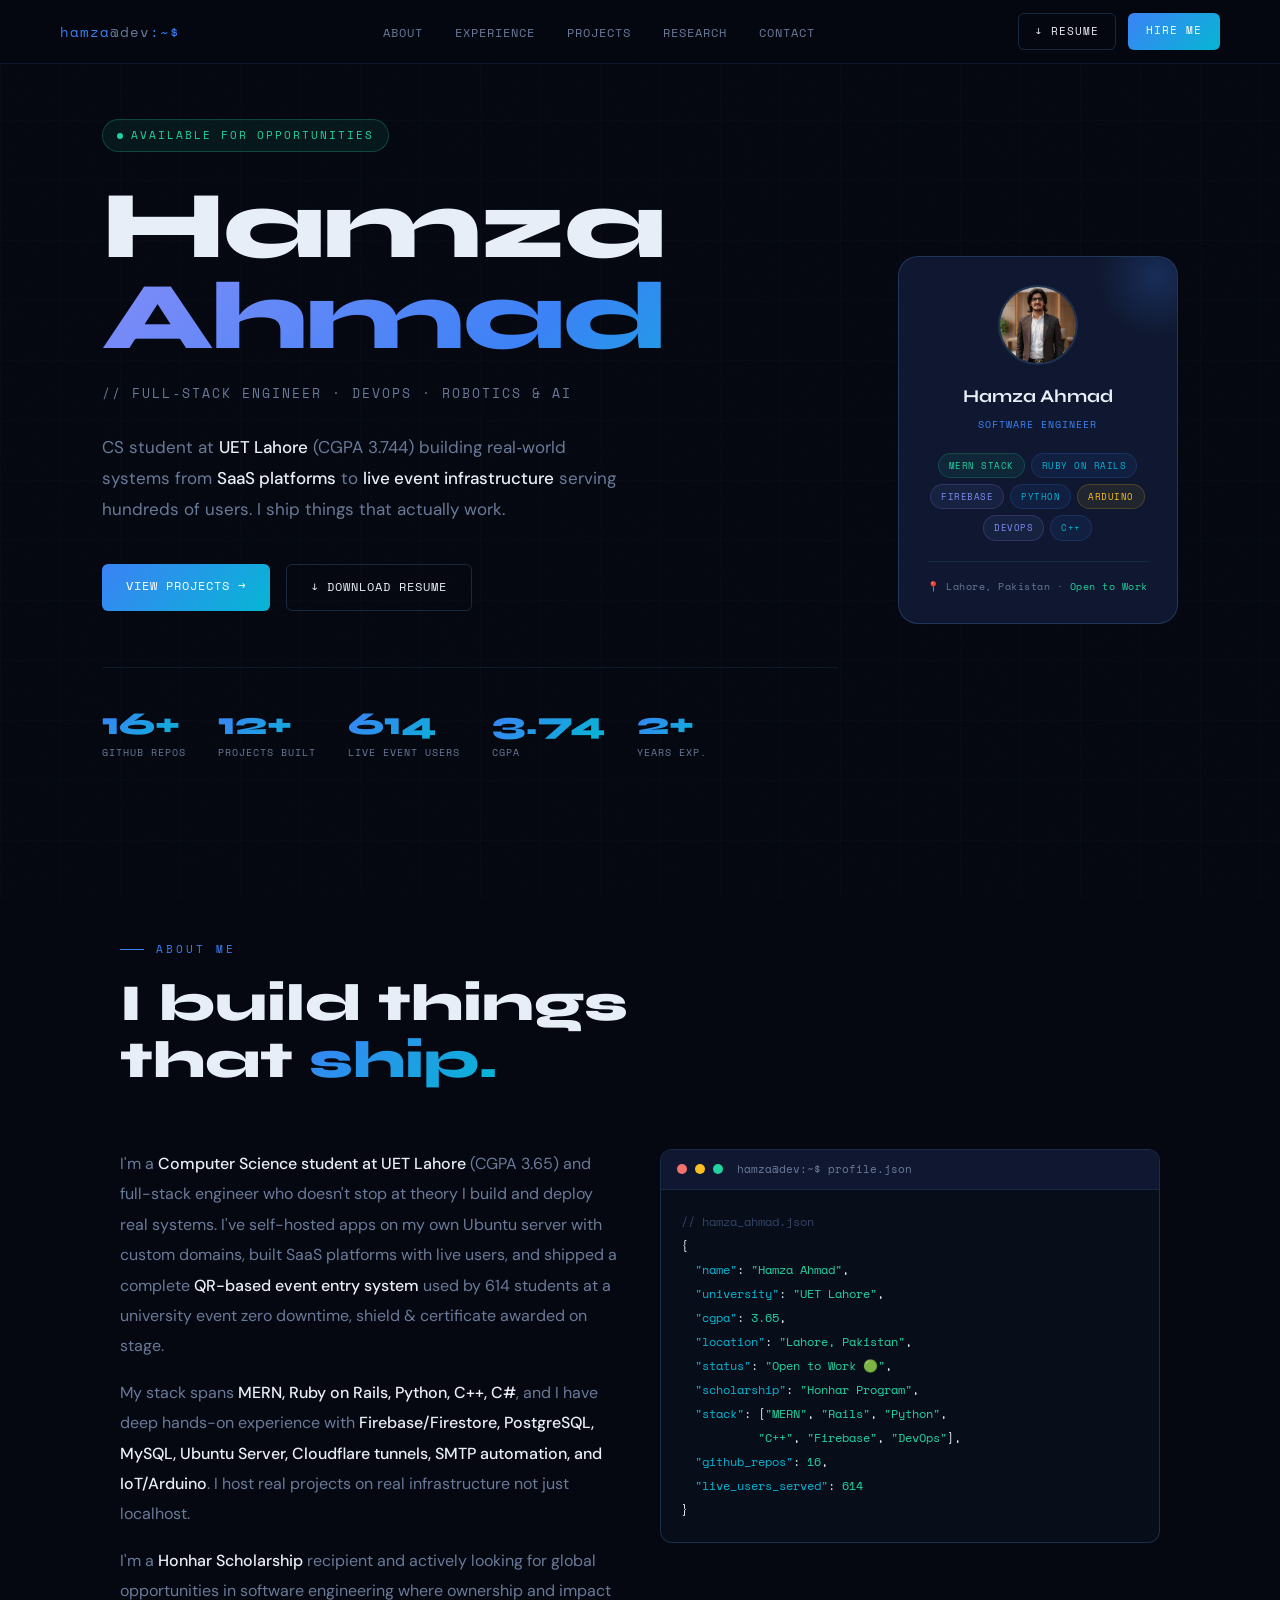
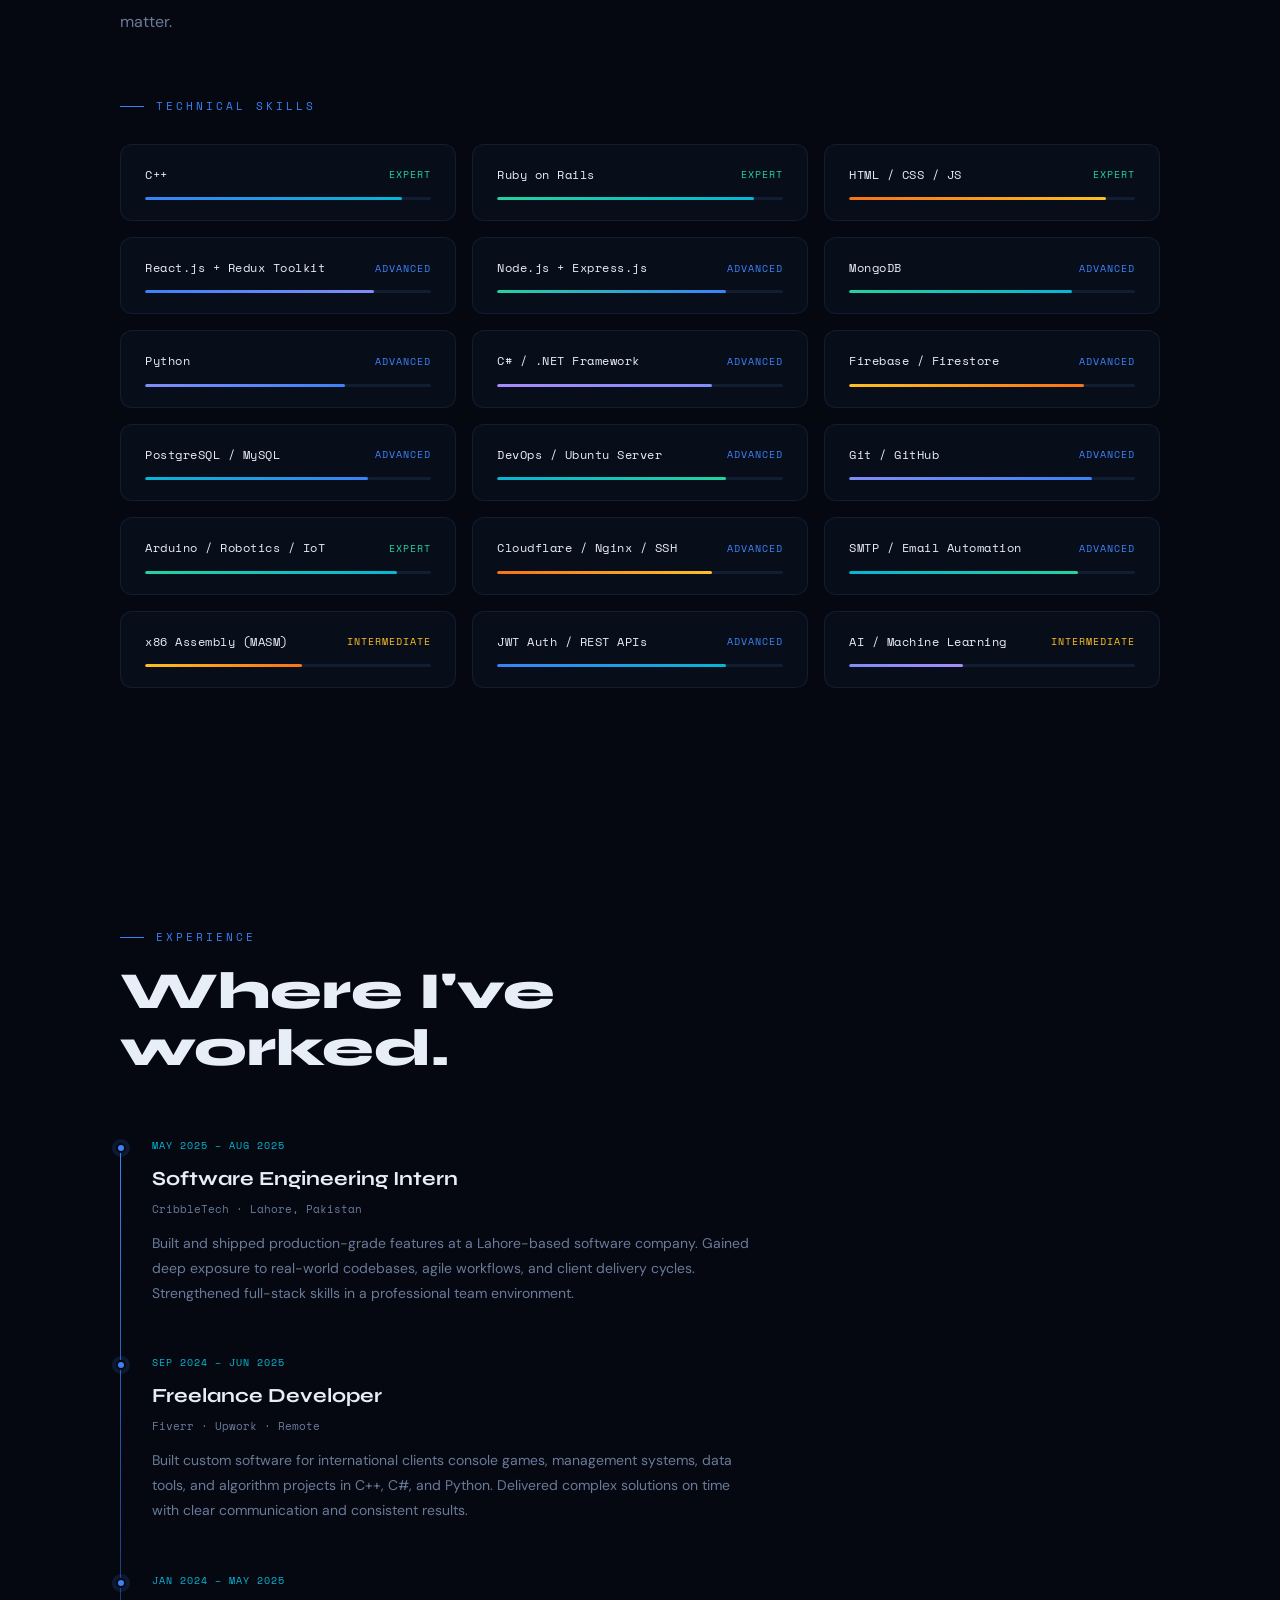
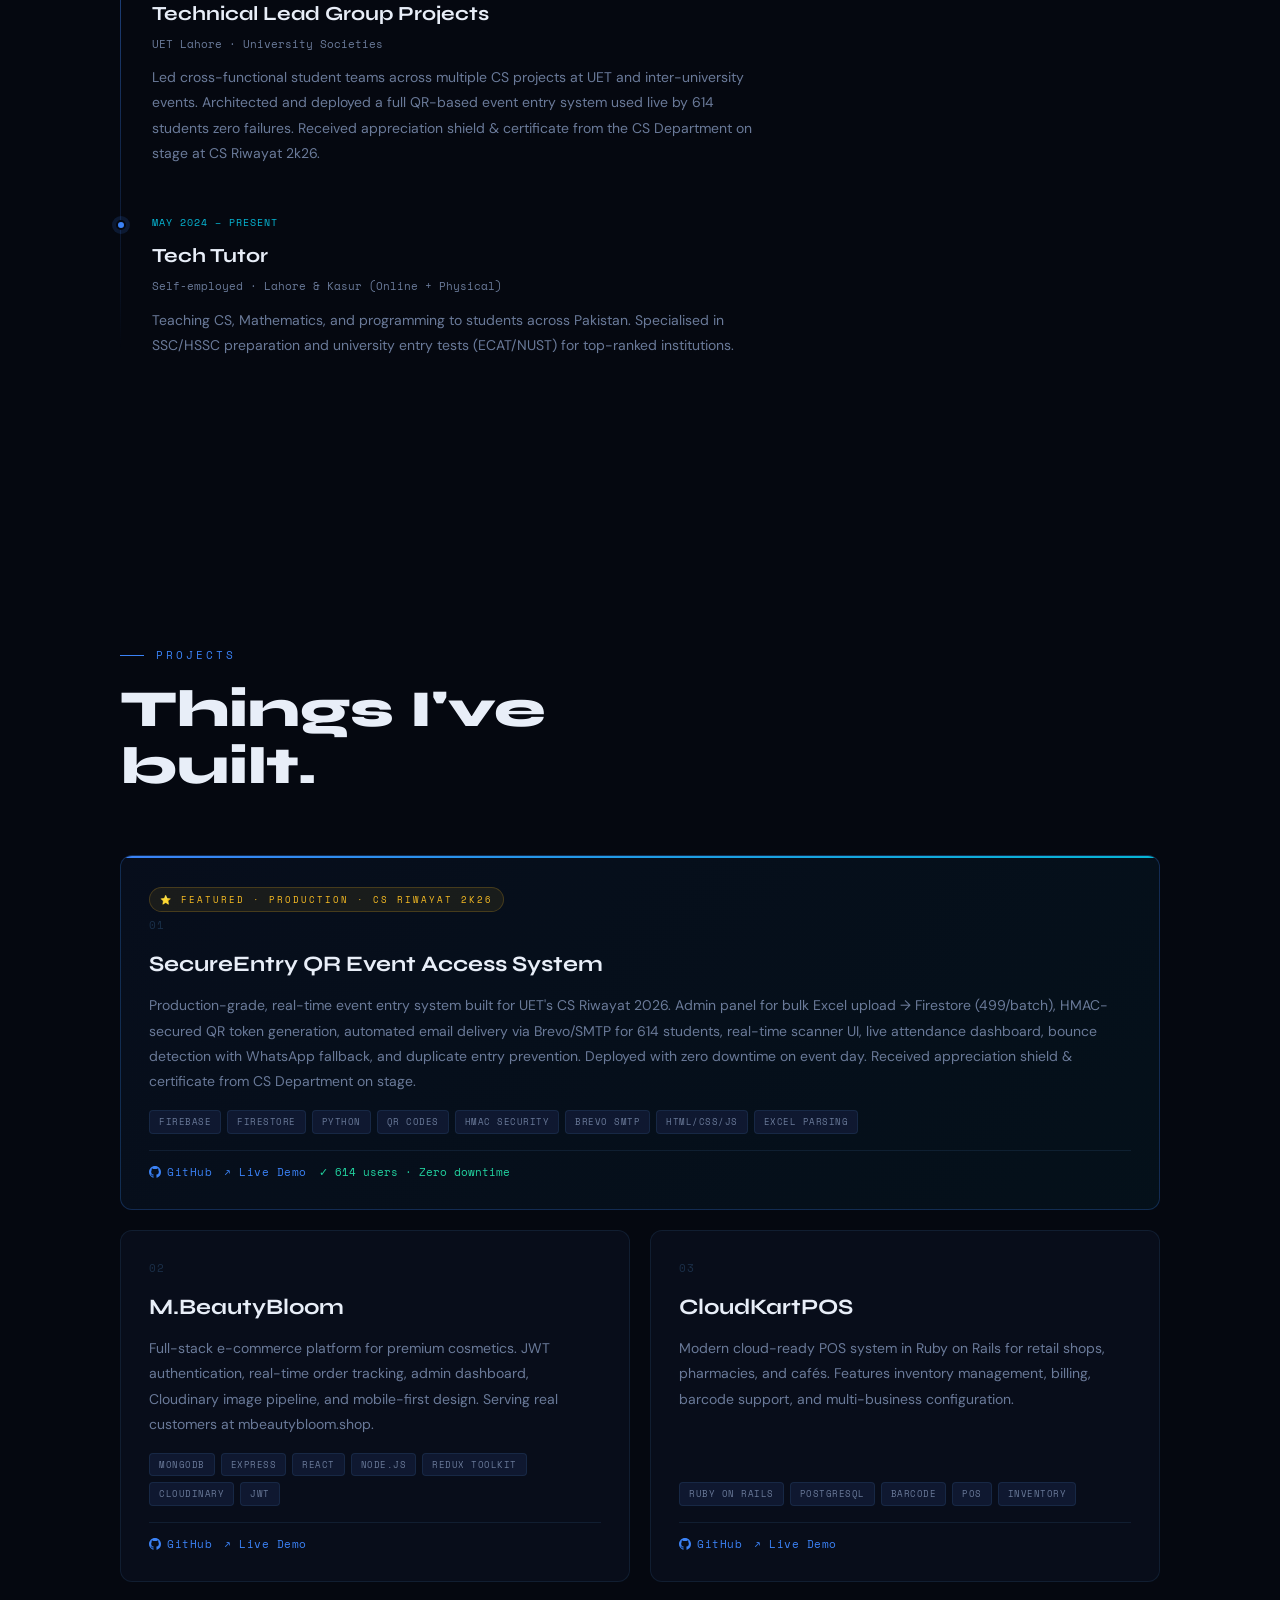
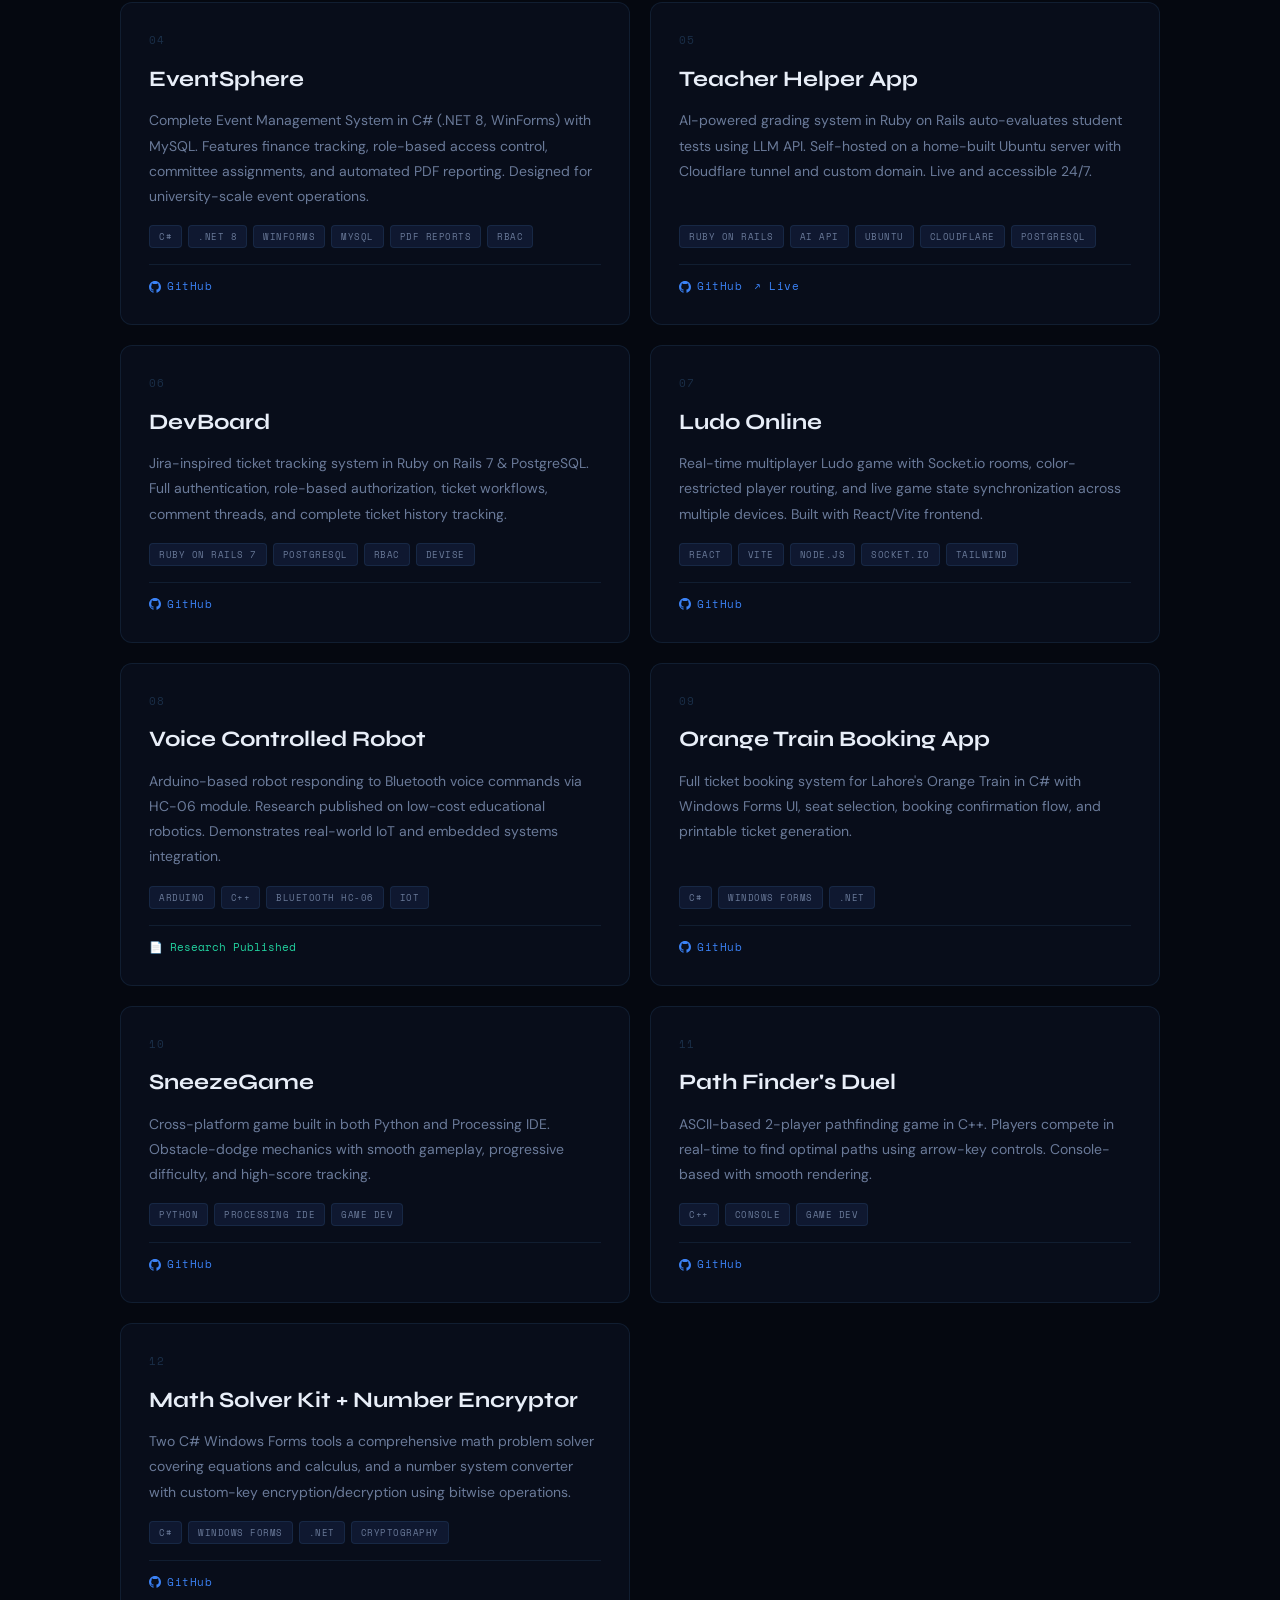
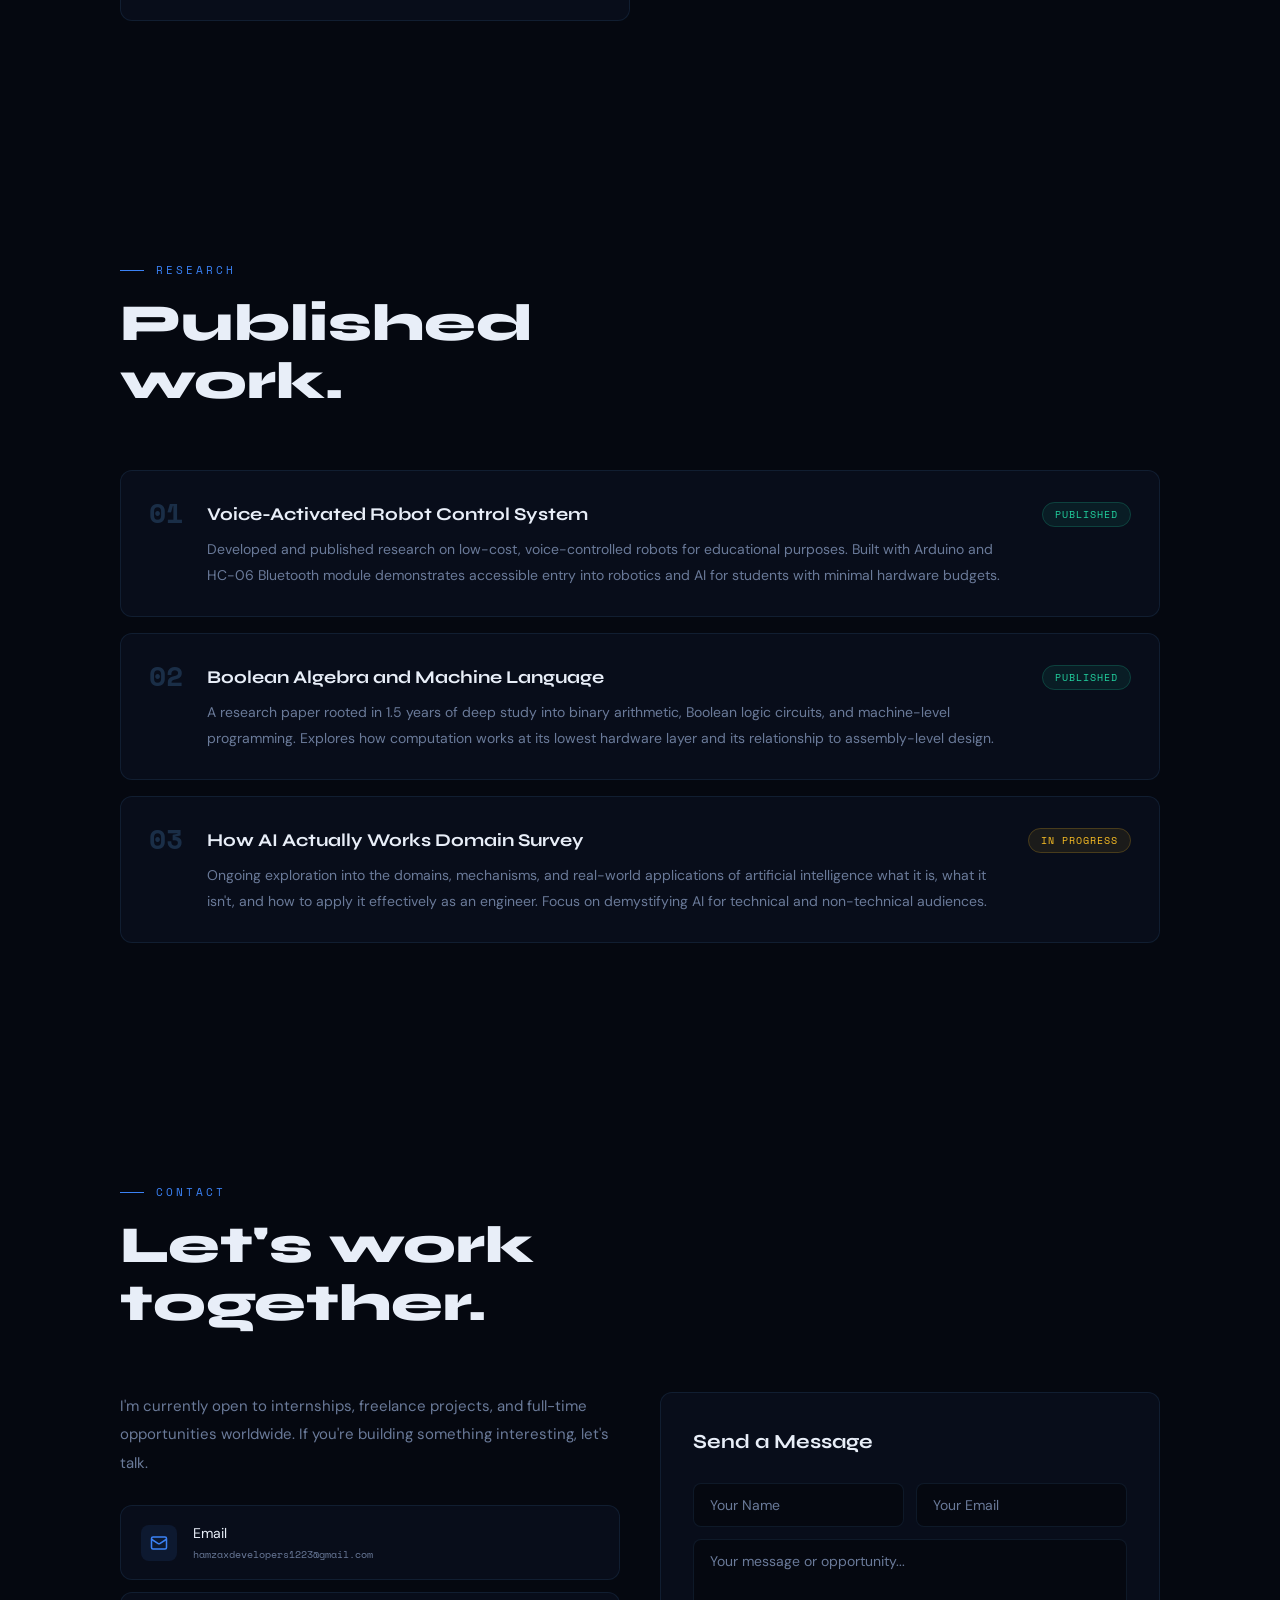
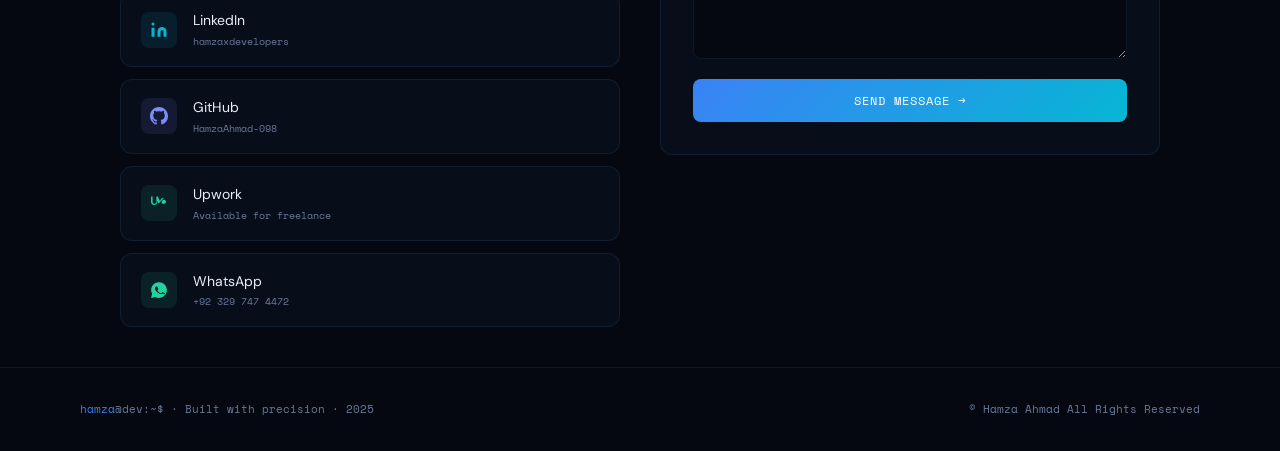
<file: index.html>
<!DOCTYPE html>
<html lang="en">
<head>
  <meta charset="UTF-8" />
  <meta name="viewport" content="width=device-width, initial-scale=1.0" />
  <title>Hamza Ahmad Software Engineer</title>
  <link rel="preconnect" href="https://fonts.googleapis.com">
  <link rel="preconnect" href="https://fonts.gstatic.com" crossorigin>
  <link href="https://fonts.googleapis.com/css2?family=Space+Mono:wght@400;700&family=Syne:wght@400;600;700;800&family=DM+Sans:ital,wght@0,300;0,400;0,500;1,300&display=swap" rel="stylesheet">
  <script async src="https://www.googletagmanager.com/gtag/js?id=G-W2QM0PD4T3"></script>
  <script>window.dataLayer=window.dataLayer||[];function gtag(){dataLayer.push(arguments);}gtag('js',new Date());gtag('config','G-W2QM0PD4T3');</script>
  <style>
    :root {
      --bg:        #050810;
      --bg2:       #080d1a;
      --bg3:       #0c1225;
      --surface:   #0f1830;
      --border:    rgba(99,179,255,0.10);
      --border2:   rgba(99,179,255,0.20);
      --fg:        #e8eef8;
      --muted:     #6a7a99;
      --accent:    #3b82f6;
      --accent2:   #06b6d4;
      --accent3:   #818cf8;
      --green:     #22d3a0;
      --yellow:    #fbbf24;
      --red:       #f87171;
      --grad:      linear-gradient(135deg, #3b82f6 0%, #06b6d4 100%);
      --grad2:     linear-gradient(135deg, #818cf8 0%, #3b82f6 60%, #06b6d4 100%);
      --font-mono: 'Space Mono', monospace;
      --font-head: 'Syne', sans-serif;
      --font-body: 'DM Sans', sans-serif;
      --radius:    12px;
      --glow:      0 0 40px rgba(59,130,246,0.15);
    }
    *, *::before, *::after { box-sizing: border-box; margin: 0; padding: 0; }
    html { scroll-behavior: smooth; }
    body {
      background: var(--bg);
      color: var(--fg);
      font-family: var(--font-body);
      font-size: 16px;
      line-height: 1.7;
      overflow-x: hidden;
    }
    body::before {
      content: '';
      position: fixed; inset: 0;
      background-image: url("data:image/svg+xml,%3Csvg viewBox='0 0 512 512' xmlns='http://www.w3.org/2000/svg'%3E%3Cfilter id='n'%3E%3CfeTurbulence type='fractalNoise' baseFrequency='0.75' numOctaves='4' stitchTiles='stitch'/%3E%3C/filter%3E%3Crect width='100%25' height='100%25' filter='url(%23n)' opacity='0.03'/%3E%3C/svg%3E");
      pointer-events: none; z-index: 0; opacity: 0.4;
    }
    body::after {
      content: '';
      position: fixed; inset: 0;
      background-image: linear-gradient(rgba(59,130,246,0.03) 1px,transparent 1px),linear-gradient(90deg,rgba(59,130,246,0.03) 1px,transparent 1px);
      background-size: 60px 60px;
      pointer-events: none; z-index: 0;
    }

    /* NAV */
    nav {
      position: fixed; top:0; left:0; right:0; z-index:1000;
      display:flex; align-items:center; justify-content:space-between;
      padding: 0 clamp(20px,5vw,60px); height:64px;
      background: rgba(5,8,16,0.85);
      backdrop-filter: blur(20px);
      border-bottom: 1px solid var(--border);
      transition: background .3s;
    }
    .nav-logo { font-family:var(--font-mono); font-size:14px; color:var(--accent); letter-spacing:1px; text-decoration:none; }
    .nav-logo span { color:var(--muted); }
    .nav-links { display:flex; gap:32px; list-style:none; }
    .nav-links a {
      font-family:var(--font-mono); font-size:12px; color:var(--muted);
      text-decoration:none; letter-spacing:1px; text-transform:uppercase;
      transition:color .2s; position:relative;
    }
    .nav-links a::after {
      content:''; position:absolute; bottom:-4px; left:0; right:0;
      height:1px; background:var(--accent); transform:scaleX(0); transition:transform .2s;
    }
    .nav-links a:hover { color:var(--fg); }
    .nav-links a:hover::after { transform:scaleX(1); }
    .nav-cta { display:flex; gap:12px; }
    .btn-outline {
      font-family:var(--font-mono); font-size:11px; letter-spacing:1px;
      text-transform:uppercase; padding:8px 16px; border:1px solid var(--border2);
      border-radius:6px; color:var(--fg); text-decoration:none;
      transition:all .2s; cursor:pointer; background:transparent;
    }
    .btn-outline:hover { border-color:var(--accent); color:var(--accent); background:rgba(59,130,246,0.05); }
    .btn-primary {
      font-family:var(--font-mono); font-size:11px; letter-spacing:1px;
      text-transform:uppercase; padding:8px 18px; border:none; border-radius:6px;
      color:#fff; background:var(--grad); text-decoration:none; cursor:pointer;
      transition:opacity .2s, transform .1s;
    }
    .btn-primary:hover { opacity:.85; transform:translateY(-1px); }
    .hamburger { display:none; flex-direction:column; gap:5px; cursor:pointer; padding:4px; }
    .hamburger span { display:block; width:22px; height:2px; background:var(--fg); border-radius:2px; transition:all .3s; }

    /* SECTIONS */
    section {
      position:relative; z-index:1;
      padding: clamp(80px,10vw,120px) clamp(20px,8vw,80px);
      max-width:1200px; margin:0 auto;
    }
    .section-label {
      font-family:var(--font-mono); font-size:11px; letter-spacing:3px;
      text-transform:uppercase; color:var(--accent); margin-bottom:16px;
      display:flex; align-items:center; gap:12px;
    }
    .section-label::before { content:''; display:inline-block; width:24px; height:1px; background:var(--accent); }
    h2.section-title { font-family:var(--font-head); font-size:clamp(32px,5vw,52px); font-weight:800; line-height:1.1; margin-bottom:60px; color:var(--fg); }

    /* HERO */
    #home {
      min-height:100vh; display:flex; align-items:center; padding-top:100px;
      max-width:100%; padding-left:clamp(20px,8vw,120px); padding-right:clamp(20px,8vw,120px);
    }
    .hero-inner { display:grid; grid-template-columns:1fr auto; gap:60px; align-items:center; width:100%; max-width:1200px; margin:0 auto; }
    .hero-badge {
      display:inline-flex; align-items:center; gap:8px;
      font-family:var(--font-mono); font-size:11px; letter-spacing:2px; text-transform:uppercase;
      color:var(--green); background:rgba(34,211,160,0.08); border:1px solid rgba(34,211,160,0.25);
      border-radius:100px; padding:6px 14px; margin-bottom:28px;
    }
    .hero-badge::before { content:''; width:6px; height:6px; border-radius:50%; background:var(--green); animation:pulse 2s infinite; }
    @keyframes pulse { 0%,100%{opacity:1} 50%{opacity:.3} }
    .hero-name { font-family:var(--font-head); font-size:clamp(48px,8vw,96px); font-weight:800; line-height:0.95; letter-spacing:-2px; margin-bottom:8px; }
    .hero-name .line1 { display:block; color:var(--fg); }
    .hero-name .line2 { display:block; background:var(--grad2); -webkit-background-clip:text; -webkit-text-fill-color:transparent; background-clip:text; }
    .hero-title { font-family:var(--font-mono); font-size:13px; color:var(--muted); letter-spacing:2px; text-transform:uppercase; margin:20px 0 28px; }
    .hero-desc { font-size:17px; color:var(--muted); max-width:520px; line-height:1.8; margin-bottom:40px; }
    .hero-desc strong { color:var(--fg); font-weight:500; }
    .hero-actions { display:flex; gap:16px; flex-wrap:wrap; }
    .hero-actions .btn-primary { font-size:12px; padding:12px 24px; }
    .hero-actions .btn-outline { font-size:12px; padding:12px 24px; }
    .hero-stats { display:flex; gap:32px; margin-top:56px; padding-top:40px; border-top:1px solid var(--border); }
    .stat-num { font-family:var(--font-head); font-size:32px; font-weight:800; background:var(--grad); -webkit-background-clip:text; -webkit-text-fill-color:transparent; background-clip:text; line-height:1; }
    .stat-label { font-family:var(--font-mono); font-size:10px; letter-spacing:1px; text-transform:uppercase; color:var(--muted); margin-top:4px; }

    /* Hero card */
    .hero-card {
      width:280px; background:var(--surface); border:1px solid var(--border2);
      border-radius:20px; padding:28px; position:relative; overflow:hidden; flex-shrink:0;
    }
    .hero-card::before {
      content:''; position:absolute; top:-40px; right:-40px; width:120px; height:120px;
      background:radial-gradient(circle,rgba(59,130,246,0.2) 0%,transparent 70%); border-radius:50%;
    }
    .hero-card-img { width:80px; height:80px; border-radius:50%; object-fit:cover; border:2px solid var(--border2); display:block; margin:0 auto 16px; background:var(--bg3); }
    .hero-card-name { font-family:var(--font-head); font-size:18px; font-weight:700; text-align:center; margin-bottom:4px; }
    .hero-card-role { font-family:var(--font-mono); font-size:10px; text-transform:uppercase; letter-spacing:1px; color:var(--accent); text-align:center; margin-bottom:20px; }
    .hero-card-tags { display:flex; flex-wrap:wrap; gap:6px; justify-content:center; }
    .tag { font-family:var(--font-mono); font-size:9px; letter-spacing:.5px; text-transform:uppercase; padding:4px 10px; border-radius:100px; background:rgba(59,130,246,0.08); border:1px solid rgba(59,130,246,0.18); color:var(--accent2); }
    .tag.green { background:rgba(34,211,160,0.08); border-color:rgba(34,211,160,0.2); color:var(--green); }
    .tag.purple { background:rgba(129,140,248,0.08); border-color:rgba(129,140,248,0.2); color:var(--accent3); }
    .tag.yellow { background:rgba(251,191,36,0.08); border-color:rgba(251,191,36,0.2); color:var(--yellow); }
    .hero-card-loc { margin-top:20px; padding-top:16px; border-top:1px solid var(--border); font-family:var(--font-mono); font-size:10px; color:var(--muted); text-align:center; letter-spacing:.5px; }

    /* ABOUT */
    #about { padding-top:40px; }
    .about-grid { display:grid; grid-template-columns:1fr 1fr; gap:40px; align-items:start; }
    .about-text { font-size:16px; color:var(--muted); line-height:1.9; }
    .about-text p + p { margin-top:16px; }
    .about-text strong { color:var(--fg); font-weight:500; }
    .about-terminal { background:var(--bg2); border:1px solid var(--border2); border-radius:var(--radius); overflow:hidden; font-family:var(--font-mono); font-size:12px; }
    .terminal-bar { display:flex; align-items:center; gap:8px; padding:10px 16px; background:var(--surface); border-bottom:1px solid var(--border); }
    .dot { width:10px; height:10px; border-radius:50%; }
    .dot.r { background:var(--red); } .dot.y { background:var(--yellow); } .dot.g { background:var(--green); }
    .terminal-title { color:var(--muted); font-size:11px; margin-left:6px; }
    .terminal-body { padding:20px; line-height:2; }
    .terminal-line { display:block; }
    .t-prompt { color:var(--accent); } .t-cmd { color:var(--fg); } .t-out { color:var(--muted); }
    .t-key { color:var(--accent2); } .t-val { color:var(--green); } .t-comment { color:#334466; }

    /* SKILLS */
    .skills-grid { display:grid; grid-template-columns:repeat(auto-fill,minmax(280px,1fr)); gap:16px; margin-top:0; }
    .skill-card { background:var(--bg2); border:1px solid var(--border); border-radius:var(--radius); padding:20px 24px; transition:border-color .2s,transform .2s; }
    .skill-card:hover { border-color:var(--border2); transform:translateY(-2px); }
    .skill-card-head { display:flex; justify-content:space-between; align-items:center; margin-bottom:12px; }
    .skill-name { font-family:var(--font-mono); font-size:12px; letter-spacing:.5px; color:var(--fg); }
    .skill-level { font-family:var(--font-mono); font-size:10px; letter-spacing:1px; text-transform:uppercase; }
    .skill-level.expert { color:var(--green); }
    .skill-level.advanced { color:var(--accent); }
    .skill-level.intermediate { color:var(--yellow); }
    .skill-level.basic { color:var(--muted); }
    .skill-bar-bg { height:3px; background:var(--border); border-radius:2px; overflow:hidden; }
    .skill-bar-fill { height:100%; border-radius:2px; width:0; transition:width 1.2s cubic-bezier(.4,0,.2,1); }

    /* EXPERIENCE */
    .timeline { position:relative; padding-left:32px; }
    .timeline::before { content:''; position:absolute; left:0; top:8px; bottom:8px; width:1px; background:linear-gradient(180deg,var(--accent) 0%,transparent 100%); }
    .timeline-item { position:relative; margin-bottom:48px; }
    .timeline-item::before { content:''; position:absolute; left:-36px; top:6px; width:10px; height:10px; border-radius:50%; background:var(--accent); border:2px solid var(--bg); box-shadow:0 0 0 4px rgba(59,130,246,0.15); }
    .timeline-date { font-family:var(--font-mono); font-size:10px; letter-spacing:1px; text-transform:uppercase; color:var(--accent2); margin-bottom:8px; }
    .timeline-role { font-family:var(--font-head); font-size:20px; font-weight:700; color:var(--fg); margin-bottom:4px; }
    .timeline-where { font-family:var(--font-mono); font-size:11px; color:var(--muted); margin-bottom:12px; }
    .timeline-desc { font-size:14px; color:var(--muted); line-height:1.8; max-width:600px; }

    /* PROJECTS */
    .projects-grid { display:grid; grid-template-columns:repeat(auto-fill,minmax(340px,1fr)); gap:20px; }
    .project-card {
      background:var(--bg2); border:1px solid var(--border); border-radius:var(--radius);
      padding:28px; display:flex; flex-direction:column; gap:16px;
      transition:border-color .2s,transform .2s,box-shadow .2s; position:relative; overflow:hidden;
    }
    .project-card::before { content:''; position:absolute; top:0; left:0; right:0; height:2px; background:var(--grad); transform:scaleX(0); transform-origin:left; transition:transform .3s; }
    .project-card:hover { border-color:var(--border2); transform:translateY(-4px); box-shadow:var(--glow); }
    .project-card:hover::before { transform:scaleX(1); }
    .project-card.featured { grid-column:span 2; background:linear-gradient(135deg,rgba(59,130,246,0.05) 0%,rgba(6,182,212,0.05) 100%); border-color:rgba(59,130,246,0.25); }
    .project-card.featured::before { transform:scaleX(1); }
    .featured-badge { display:inline-flex; align-items:center; gap:6px; font-family:var(--font-mono); font-size:9px; letter-spacing:2px; text-transform:uppercase; color:var(--yellow); background:rgba(251,191,36,0.08); border:1px solid rgba(251,191,36,0.2); border-radius:100px; padding:4px 10px; margin-bottom:4px; }
    .project-num { font-family:var(--font-mono); font-size:11px; color:var(--border2); letter-spacing:1px; }
    .project-title { font-family:var(--font-head); font-size:22px; font-weight:700; color:var(--fg); line-height:1.2; }
    .project-desc { font-size:14px; color:var(--muted); line-height:1.8; flex:1; }
    .project-stack { display:flex; flex-wrap:wrap; gap:6px; }
    .stack-tag { font-family:var(--font-mono); font-size:9px; letter-spacing:.5px; text-transform:uppercase; padding:3px 9px; border-radius:4px; background:var(--surface); border:1px solid var(--border); color:var(--muted); }
    .project-links { display:flex; gap:12px; align-items:center; padding-top:12px; border-top:1px solid var(--border); }
    .project-link { font-family:var(--font-mono); font-size:11px; letter-spacing:.5px; color:var(--accent); text-decoration:none; display:flex; align-items:center; gap:6px; transition:color .2s; }
    .project-link:hover { color:var(--accent2); }
    .project-link svg { width:12px; height:12px; }

    /* RESEARCH */
    .research-list { display:flex; flex-direction:column; gap:16px; }
    .research-item { background:var(--bg2); border:1px solid var(--border); border-radius:var(--radius); padding:28px; display:grid; grid-template-columns:auto 1fr auto; gap:24px; align-items:start; transition:border-color .2s; }
    .research-item:hover { border-color:var(--border2); }
    .research-num { font-family:var(--font-mono); font-size:28px; font-weight:700; color:var(--border2); line-height:1; min-width:32px; }
    .research-status { font-family:var(--font-mono); font-size:10px; letter-spacing:1px; text-transform:uppercase; padding:4px 12px; border-radius:100px; }
    .research-status.published { background:rgba(34,211,160,0.08); border:1px solid rgba(34,211,160,0.2); color:var(--green); }
    .research-status.current { background:rgba(251,191,36,0.08); border:1px solid rgba(251,191,36,0.2); color:var(--yellow); }
    .research-title { font-family:var(--font-head); font-size:18px; font-weight:700; color:var(--fg); margin-bottom:8px; }
    .research-desc { font-size:14px; color:var(--muted); line-height:1.8; }

    /* CONTACT */
    #contact { padding-bottom:40px; }
    .contact-grid { display:grid; grid-template-columns:1fr 1fr; gap:40px; align-items:start; }
    .contact-links { display:flex; flex-direction:column; gap:12px; margin-top:8px; }
    .contact-link-item { display:flex; align-items:center; gap:16px; padding:16px 20px; background:var(--bg2); border:1px solid var(--border); border-radius:var(--radius); text-decoration:none; transition:border-color .2s,transform .2s; }
    .contact-link-item:hover { border-color:var(--border2); transform:translateX(4px); }
    .contact-icon-wrap { width:36px; height:36px; border-radius:8px; display:flex; align-items:center; justify-content:center; flex-shrink:0; }
    .contact-link-text { font-size:14px; color:var(--fg); }
    .contact-link-sub { font-family:var(--font-mono); font-size:10px; color:var(--muted); }
    .feedback-form { background:var(--bg2); border:1px solid var(--border); border-radius:var(--radius); padding:32px; }
    .form-title { font-family:var(--font-head); font-size:20px; font-weight:700; margin-bottom:24px; }
    .form-row { display:grid; grid-template-columns:1fr 1fr; gap:12px; margin-bottom:12px; }
    .form-input { width:100%; padding:12px 16px; background:var(--bg); border:1px solid var(--border); border-radius:8px; color:var(--fg); font-family:var(--font-body); font-size:14px; outline:none; transition:border-color .2s; }
    .form-input:focus { border-color:var(--accent); }
    .form-input::placeholder { color:var(--muted); }
    textarea.form-input { resize:vertical; min-height:120px; margin-bottom:12px; }
    .form-submit { width:100%; padding:13px; background:var(--grad); border:none; border-radius:8px; color:#fff; font-family:var(--font-mono); font-size:12px; letter-spacing:1px; text-transform:uppercase; cursor:pointer; transition:opacity .2s; }
    .form-submit:hover { opacity:.85; }

    /* FOOTER */
    footer { position:relative; z-index:1; border-top:1px solid var(--border); padding:32px clamp(20px,8vw,80px); display:flex; justify-content:space-between; align-items:center; flex-wrap:wrap; gap:16px; }
    .footer-left { font-family:var(--font-mono); font-size:11px; color:var(--muted); }
    .footer-left span { color:var(--accent); }
    .footer-right { font-family:var(--font-mono); font-size:11px; color:var(--muted); }

    /* REVEAL */
    .reveal { opacity:0; transform:translateY(24px); transition:opacity .6s ease,transform .6s ease; }
    .reveal.visible { opacity:1; transform:none; }

    /* MOBILE NAV */
    .mobile-nav { display:none; position:fixed; inset:64px 0 0 0; background:rgba(5,8,16,0.98); backdrop-filter:blur(20px); z-index:999; flex-direction:column; align-items:center; justify-content:center; gap:32px; }
    .mobile-nav.open { display:flex; }
    .mobile-nav a { font-family:var(--font-head); font-size:28px; font-weight:700; color:var(--fg); text-decoration:none; transition:color .2s; }
    .mobile-nav a:hover { color:var(--accent); }

    /* RESPONSIVE */
    @media (max-width:900px) {
      .hero-inner { grid-template-columns:1fr; }
      .hero-card { display:none; }
      .about-grid { grid-template-columns:1fr; }
      .contact-grid { grid-template-columns:1fr; }
      .project-card.featured { grid-column:span 1; }
      .research-item { grid-template-columns:1fr; }
      .research-num { display:none; }
      .nav-links { display:none; } .nav-cta { display:none; }
      .hamburger { display:flex; }
      .form-row { grid-template-columns:1fr; }
    }
    @media (max-width:600px) {
      .projects-grid { grid-template-columns:1fr; }
      .hero-stats { gap:20px; flex-wrap:wrap; }
    }
  </style>
</head>
<body>

<nav id="navbar">
  <a href="#home" class="nav-logo">hamza<span>@dev</span>:~$</a>
  <ul class="nav-links">
    <li><a href="#about">About</a></li>
    <li><a href="#experience">Experience</a></li>
    <li><a href="#projects">Projects</a></li>
    <li><a href="#research">Research</a></li>
    <li><a href="#contact">Contact</a></li>
  </ul>
  <div class="nav-cta">
    <a href="Resume.pdf" download class="btn-outline">↓ Resume</a>
    <a href="#contact" class="btn-primary">Hire Me</a>
  </div>
  <div class="hamburger" id="hamburger" onclick="toggleMenu()">
    <span></span><span></span><span></span>
  </div>
</nav>

<div class="mobile-nav" id="mobile-nav">
  <a href="#about" onclick="toggleMenu()">About</a>
  <a href="#experience" onclick="toggleMenu()">Experience</a>
  <a href="#projects" onclick="toggleMenu()">Projects</a>
  <a href="#research" onclick="toggleMenu()">Research</a>
  <a href="#contact" onclick="toggleMenu()">Contact</a>
  <a href="Resume.pdf" download class="btn-primary" style="font-size:14px;padding:12px 28px;">↓ Download Resume</a>
</div>

<!-- HERO -->
<section id="home">
  <div class="hero-inner">
    <div class="hero-left">
      <div class="hero-badge">Available for opportunities</div>
      <h1 class="hero-name">
        <span class="line1">Hamza</span>
        <span class="line2">Ahmad</span>
      </h1>
      <p class="hero-title">// Full‑Stack Engineer · DevOps · Robotics &amp; AI</p>
      <p class="hero-desc">
        CS student at <strong>UET Lahore</strong> (CGPA 3.744) building real‑world systems 
        from <strong>SaaS platforms</strong> to <strong>live event infrastructure</strong> serving
        hundreds of users. I ship things that actually work.
      </p>
      <div class="hero-actions">
        <a href="#projects" class="btn-primary">View Projects →</a>
        <a href="Resume.pdf" download class="btn-outline">↓ Download Resume</a>
      </div>
      <div class="hero-stats">
        <div>
          <div class="stat-num">16+</div>
          <div class="stat-label">GitHub Repos</div>
        </div>
       <div>
          <div class="stat-num">12+</div>
          <div class="stat-label">Projects Built</div>
        </div>
        <div>
          <div class="stat-num">614</div>
          <div class="stat-label">Live Event Users</div>
        </div>
        <div>
          <div class="stat-num">3.744</div>
          <div class="stat-label">CGPA</div>
        </div>
        <div>
          <div class="stat-num">2+</div>
          <div class="stat-label">Years Exp.</div>
        </div>
      </div>
    </div>
    <div class="hero-card">
      <img src="Profile.jpg" alt="Hamza Ahmad" class="hero-card-img" />
      <div class="hero-card-name">Hamza Ahmad</div>
      <div class="hero-card-role">Software Engineer</div>
      <div class="hero-card-tags">
        <span class="tag green">MERN Stack</span>
        <span class="tag">Ruby on Rails</span>
        <span class="tag purple">Firebase</span>
        <span class="tag">Python</span>
        <span class="tag yellow">Arduino</span>
        <span class="tag purple">DevOps</span>
        <span class="tag">C++</span>
      </div>
      <div class="hero-card-loc">📍 Lahore, Pakistan · <span style="color:var(--green)">Open to Work</span></div>
    </div>
  </div>
</section>

<!-- ABOUT -->
<section id="about">
  <div class="section-label">About Me</div>
  <h2 class="section-title">I build things<br>that <em style="font-style:normal;background:var(--grad);-webkit-background-clip:text;-webkit-text-fill-color:transparent;background-clip:text;">ship.</em></h2>
  <div class="about-grid reveal">
    <div class="about-text">
      <p>I'm a <strong>Computer Science student at UET Lahore</strong> (CGPA 3.65) and full-stack engineer who doesn't stop at theory I build and deploy real systems. I've self-hosted apps on my own Ubuntu server with custom domains, built SaaS platforms with live users, and shipped a complete <strong>QR-based event entry system</strong> used by 614 students at a university event zero downtime, shield & certificate awarded on stage.</p>
      <p>My stack spans <strong>MERN, Ruby on Rails, Python, C++, C#</strong>, and I have deep hands-on experience with <strong>Firebase/Firestore, PostgreSQL, MySQL, Ubuntu Server, Cloudflare tunnels, SMTP automation, and IoT/Arduino</strong>. I host real projects on real infrastructure not just localhost.</p>
      <p>I'm a <strong>Honhar Scholarship</strong> recipient and actively looking for global opportunities in software engineering where ownership and impact matter.</p>
    </div>
    <div class="about-terminal reveal">
      <div class="terminal-bar">
        <span class="dot r"></span><span class="dot y"></span><span class="dot g"></span>
        <span class="terminal-title">hamza@dev:~$ profile.json</span>
      </div>
      <div class="terminal-body">
        <span class="terminal-line"><span class="t-comment">// hamza_ahmad.json</span></span>
        <span class="terminal-line">{</span>
        <span class="terminal-line">&nbsp;&nbsp;<span class="t-key">"name"</span>: <span class="t-val">"Hamza Ahmad"</span>,</span>
        <span class="terminal-line">&nbsp;&nbsp;<span class="t-key">"university"</span>: <span class="t-val">"UET Lahore"</span>,</span>
        <span class="terminal-line">&nbsp;&nbsp;<span class="t-key">"cgpa"</span>: <span class="t-val">3.65</span>,</span>
        <span class="terminal-line">&nbsp;&nbsp;<span class="t-key">"location"</span>: <span class="t-val">"Lahore, Pakistan"</span>,</span>
        <span class="terminal-line">&nbsp;&nbsp;<span class="t-key">"status"</span>: <span class="t-val">"Open to Work 🟢"</span>,</span>
        <span class="terminal-line">&nbsp;&nbsp;<span class="t-key">"scholarship"</span>: <span class="t-val">"Honhar Program"</span>,</span>
        <span class="terminal-line">&nbsp;&nbsp;<span class="t-key">"stack"</span>: [<span class="t-val">"MERN"</span>, <span class="t-val">"Rails"</span>, <span class="t-val">"Python"</span>,</span>
        <span class="terminal-line">&nbsp;&nbsp;&nbsp;&nbsp;&nbsp;&nbsp;&nbsp;&nbsp;&nbsp;&nbsp;&nbsp;<span class="t-val">"C++"</span>, <span class="t-val">"Firebase"</span>, <span class="t-val">"DevOps"</span>],</span>
        <span class="terminal-line">&nbsp;&nbsp;<span class="t-key">"github_repos"</span>: <span class="t-val">16</span>,</span>
        <span class="terminal-line">&nbsp;&nbsp;<span class="t-key">"live_users_served"</span>: <span class="t-val">614</span></span>
        <span class="terminal-line">}</span>
      </div>
    </div>
  </div>

  <!-- SKILLS -->
  <div style="margin-top:60px">
    <div class="section-label" style="margin-bottom:28px">Technical Skills</div>
    <div class="skills-grid">
      <div class="skill-card reveal">
        <div class="skill-card-head"><span class="skill-name">C++</span><span class="skill-level expert">Expert</span></div>
        <div class="skill-bar-bg"><div class="skill-bar-fill" data-width="90" style="background:linear-gradient(90deg,#3b82f6,#06b6d4)"></div></div>
      </div>
      <div class="skill-card reveal">
        <div class="skill-card-head"><span class="skill-name">Ruby on Rails</span><span class="skill-level expert">Expert</span></div>
        <div class="skill-bar-bg"><div class="skill-bar-fill" data-width="90" style="background:linear-gradient(90deg,#22d3a0,#06b6d4)"></div></div>
      </div>
      <div class="skill-card reveal">
        <div class="skill-card-head"><span class="skill-name">HTML / CSS / JS</span><span class="skill-level expert">Expert</span></div>
        <div class="skill-bar-bg"><div class="skill-bar-fill" data-width="90" style="background:linear-gradient(90deg,#f97316,#fbbf24)"></div></div>
      </div>
      <div class="skill-card reveal">
        <div class="skill-card-head"><span class="skill-name">React.js + Redux Toolkit</span><span class="skill-level advanced">Advanced</span></div>
        <div class="skill-bar-bg"><div class="skill-bar-fill" data-width="80" style="background:linear-gradient(90deg,#3b82f6,#818cf8)"></div></div>
      </div>
      <div class="skill-card reveal">
        <div class="skill-card-head"><span class="skill-name">Node.js + Express.js</span><span class="skill-level advanced">Advanced</span></div>
        <div class="skill-bar-bg"><div class="skill-bar-fill" data-width="80" style="background:linear-gradient(90deg,#22d3a0,#3b82f6)"></div></div>
      </div>
      <div class="skill-card reveal">
        <div class="skill-card-head"><span class="skill-name">MongoDB</span><span class="skill-level advanced">Advanced</span></div>
        <div class="skill-bar-bg"><div class="skill-bar-fill" data-width="78" style="background:linear-gradient(90deg,#22d3a0,#06b6d4)"></div></div>
      </div>
      <div class="skill-card reveal">
        <div class="skill-card-head"><span class="skill-name">Python</span><span class="skill-level advanced">Advanced</span></div>
        <div class="skill-bar-bg"><div class="skill-bar-fill" data-width="70" style="background:linear-gradient(90deg,#818cf8,#3b82f6)"></div></div>
      </div>
      <div class="skill-card reveal">
        <div class="skill-card-head"><span class="skill-name">C# / .NET Framework</span><span class="skill-level advanced">Advanced</span></div>
        <div class="skill-bar-bg"><div class="skill-bar-fill" data-width="75" style="background:linear-gradient(90deg,#a78bfa,#818cf8)"></div></div>
      </div>
      <div class="skill-card reveal">
        <div class="skill-card-head"><span class="skill-name">Firebase / Firestore</span><span class="skill-level advanced">Advanced</span></div>
        <div class="skill-bar-bg"><div class="skill-bar-fill" data-width="82" style="background:linear-gradient(90deg,#fbbf24,#f97316)"></div></div>
      </div>
      <div class="skill-card reveal">
        <div class="skill-card-head"><span class="skill-name">PostgreSQL / MySQL</span><span class="skill-level advanced">Advanced</span></div>
        <div class="skill-bar-bg"><div class="skill-bar-fill" data-width="78" style="background:linear-gradient(90deg,#06b6d4,#3b82f6)"></div></div>
      </div>
      <div class="skill-card reveal">
        <div class="skill-card-head"><span class="skill-name">DevOps / Ubuntu Server</span><span class="skill-level advanced">Advanced</span></div>
        <div class="skill-bar-bg"><div class="skill-bar-fill" data-width="80" style="background:linear-gradient(90deg,#06b6d4,#22d3a0)"></div></div>
      </div>
      <div class="skill-card reveal">
        <div class="skill-card-head"><span class="skill-name">Git / GitHub</span><span class="skill-level advanced">Advanced</span></div>
        <div class="skill-bar-bg"><div class="skill-bar-fill" data-width="85" style="background:linear-gradient(90deg,#818cf8,#3b82f6)"></div></div>
      </div>
      <div class="skill-card reveal">
        <div class="skill-card-head"><span class="skill-name">Arduino / Robotics / IoT</span><span class="skill-level expert">Expert</span></div>
        <div class="skill-bar-bg"><div class="skill-bar-fill" data-width="88" style="background:linear-gradient(90deg,#22d3a0,#06b6d4)"></div></div>
      </div>
      <div class="skill-card reveal">
        <div class="skill-card-head"><span class="skill-name">Cloudflare / Nginx / SSH</span><span class="skill-level advanced">Advanced</span></div>
        <div class="skill-bar-bg"><div class="skill-bar-fill" data-width="75" style="background:linear-gradient(90deg,#f97316,#fbbf24)"></div></div>
      </div>
      <div class="skill-card reveal">
        <div class="skill-card-head"><span class="skill-name">SMTP / Email Automation</span><span class="skill-level advanced">Advanced</span></div>
        <div class="skill-bar-bg"><div class="skill-bar-fill" data-width="80" style="background:linear-gradient(90deg,#06b6d4,#22d3a0)"></div></div>
      </div>
      <div class="skill-card reveal">
        <div class="skill-card-head"><span class="skill-name">x86 Assembly (MASM)</span><span class="skill-level intermediate">Intermediate</span></div>
        <div class="skill-bar-bg"><div class="skill-bar-fill" data-width="55" style="background:linear-gradient(90deg,#fbbf24,#f97316)"></div></div>
      </div>
      <div class="skill-card reveal">
        <div class="skill-card-head"><span class="skill-name">JWT Auth / REST APIs</span><span class="skill-level advanced">Advanced</span></div>
        <div class="skill-bar-bg"><div class="skill-bar-fill" data-width="80" style="background:linear-gradient(90deg,#3b82f6,#06b6d4)"></div></div>
      </div>
      <div class="skill-card reveal">
        <div class="skill-card-head"><span class="skill-name">AI / Machine Learning</span><span class="skill-level intermediate">Intermediate</span></div>
        <div class="skill-bar-bg"><div class="skill-bar-fill" data-width="40" style="background:linear-gradient(90deg,#818cf8,#a78bfa)"></div></div>
      </div>
    </div>
  </div>
</section>

<!-- EXPERIENCE -->
<section id="experience">
  <div class="section-label">Experience</div>
  <h2 class="section-title">Where I've<br>worked.</h2>
  <div class="timeline">
    <div class="timeline-item reveal">
      <div class="timeline-date">May 2025 – Aug 2025</div>
      <div class="timeline-role">Software Engineering Intern</div>
      <div class="timeline-where">CribbleTech · Lahore, Pakistan</div>
      <div class="timeline-desc">Built and shipped production-grade features at a Lahore-based software company. Gained deep exposure to real-world codebases, agile workflows, and client delivery cycles. Strengthened full-stack skills in a professional team environment.</div>
    </div>
    <div class="timeline-item reveal">
      <div class="timeline-date">Sep 2024 – Jun 2025</div>
      <div class="timeline-role">Freelance Developer</div>
      <div class="timeline-where">Fiverr · Upwork · Remote</div>
      <div class="timeline-desc">Built custom software for international clients console games, management systems, data tools, and algorithm projects in C++, C#, and Python. Delivered complex solutions on time with clear communication and consistent results.</div>
    </div>
    <div class="timeline-item reveal">
      <div class="timeline-date">Jan 2024 – May 2025</div>
      <div class="timeline-role">Technical Lead Group Projects</div>
      <div class="timeline-where">UET Lahore · University Societies</div>
      <div class="timeline-desc">Led cross-functional student teams across multiple CS projects at UET and inter-university events. Architected and deployed a full QR-based event entry system used live by 614 students zero failures. Received appreciation shield & certificate from the CS Department on stage at CS Riwayat 2k26.</div>
    </div>
    <div class="timeline-item reveal">
      <div class="timeline-date">May 2024 – Present</div>
      <div class="timeline-role">Tech Tutor</div>
      <div class="timeline-where">Self-employed · Lahore & Kasur (Online + Physical)</div>
      <div class="timeline-desc">Teaching CS, Mathematics, and programming to students across Pakistan. Specialised in SSC/HSSC preparation and university entry tests (ECAT/NUST) for top-ranked institutions.</div>
    </div>
  </div>
</section>

<!-- PROJECTS -->
<section id="projects">
  <div class="section-label">Projects</div>
  <h2 class="section-title">Things I've<br>built.</h2>
  <div class="projects-grid">

    <!-- FEATURED -->
    <div class="project-card featured reveal">
      <div>
        <div class="featured-badge">⭐ Featured · Production · CS Riwayat 2k26</div>
        <div class="project-num">01</div>
      </div>
      <div class="project-title">SecureEntry QR Event Access System</div>
      <div class="project-desc">Production-grade, real-time event entry system built for UET's CS Riwayat 2026. Admin panel for bulk Excel upload → Firestore (499/batch), HMAC-secured QR token generation, automated email delivery via Brevo/SMTP for 614 students, real-time scanner UI, live attendance dashboard, bounce detection with WhatsApp fallback, and duplicate entry prevention. Deployed with zero downtime on event day. Received appreciation shield & certificate from CS Department on stage.</div>
      <div class="project-stack">
        <span class="stack-tag">Firebase</span><span class="stack-tag">Firestore</span>
        <span class="stack-tag">Python</span><span class="stack-tag">QR Codes</span>
        <span class="stack-tag">HMAC Security</span><span class="stack-tag">Brevo SMTP</span>
        <span class="stack-tag">HTML/CSS/JS</span><span class="stack-tag">Excel Parsing</span>
      </div>
      <div class="project-links">
        <a href="https://github.com/HamzaAhmad-098/secure-entry-qr-system" class="project-link" target="_blank">
          <svg viewBox="0 0 24 24" fill="currentColor"><path d="M12 0C5.37 0 0 5.37 0 12c0 5.31 3.435 9.795 8.205 11.385.6.105.825-.255.825-.57 0-.285-.015-1.23-.015-2.235-3.015.555-3.795-.735-4.035-1.41-.135-.345-.72-1.41-1.23-1.695-.42-.225-1.02-.78-.015-.795.945-.015 1.62.87 1.845 1.23 1.08 1.815 2.805 1.305 3.495.99.105-.78.42-1.305.765-1.605-2.67-.3-5.46-1.335-5.46-5.925 0-1.305.465-2.385 1.23-3.225-.12-.3-.54-1.53.12-3.18 0 0 1.005-.315 3.3 1.23.96-.27 1.98-.405 3-.405s2.04.135 3 .405c2.295-1.56 3.3-1.23 3.3-1.23.66 1.65.24 2.88.12 3.18.765.84 1.23 1.905 1.23 3.225 0 4.605-2.805 5.625-5.475 5.925.435.375.81 1.095.81 2.22 0 1.605-.015 2.895-.015 3.3 0 .315.225.69.825.57A12.02 12.02 0 0 0 24 12c0-6.63-5.37-12-12-12z"/></svg>
          GitHub
        </a>
        <a href="https://welcome-25.web.app" class="project-link" target="_blank">↗ Live Demo</a>
        <span style="font-family:var(--font-mono);font-size:11px;color:var(--green);">✓ 614 users · Zero downtime</span>
      </div>
    </div>

    <div class="project-card reveal">
      <div class="project-num">02</div>
      <div class="project-title">M.BeautyBloom</div>
      <div class="project-desc">Full-stack e-commerce platform for premium cosmetics. JWT authentication, real-time order tracking, admin dashboard, Cloudinary image pipeline, and mobile-first design. Serving real customers at mbeautybloom.shop.</div>
      <div class="project-stack">
        <span class="stack-tag">MongoDB</span><span class="stack-tag">Express</span>
        <span class="stack-tag">React</span><span class="stack-tag">Node.js</span>
        <span class="stack-tag">Redux Toolkit</span><span class="stack-tag">Cloudinary</span><span class="stack-tag">JWT</span>
      </div>
      <div class="project-links">
        <a href="https://github.com/HamzaAhmad-098/M.BeautyBloom" class="project-link" target="_blank">
          <svg viewBox="0 0 24 24" fill="currentColor"><path d="M12 0C5.37 0 0 5.37 0 12c0 5.31 3.435 9.795 8.205 11.385.6.105.825-.255.825-.57 0-.285-.015-1.23-.015-2.235-3.015.555-3.795-.735-4.035-1.41-.135-.345-.72-1.41-1.23-1.695-.42-.225-1.02-.78-.015-.795.945-.015 1.62.87 1.845 1.23 1.08 1.815 2.805 1.305 3.495.99.105-.78.42-1.305.765-1.605-2.67-.3-5.46-1.335-5.46-5.925 0-1.305.465-2.385 1.23-3.225-.12-.3-.54-1.53.12-3.18 0 0 1.005-.315 3.3 1.23.96-.27 1.98-.405 3-.405s2.04.135 3 .405c2.295-1.56 3.3-1.23 3.3-1.23.66 1.65.24 2.88.12 3.18.765.84 1.23 1.905 1.23 3.225 0 4.605-2.805 5.625-5.475 5.925.435.375.81 1.095.81 2.22 0 1.605-.015 2.895-.015 3.3 0 .315.225.69.825.57A12.02 12.02 0 0 0 24 12c0-6.63-5.37-12-12-12z"/></svg>
          GitHub
        </a>
        <a href="https://www.mbeautybloom.shop" class="project-link" target="_blank">↗ Live Demo</a>
      </div>
    </div>

    <div class="project-card reveal">
      <div class="project-num">03</div>
      <div class="project-title">CloudKartPOS</div>
      <div class="project-desc">Modern cloud-ready POS system in Ruby on Rails for retail shops, pharmacies, and cafés. Features inventory management, billing, barcode support, and multi-business configuration.</div>
      <div class="project-stack">
        <span class="stack-tag">Ruby on Rails</span><span class="stack-tag">PostgreSQL</span>
        <span class="stack-tag">Barcode</span><span class="stack-tag">POS</span><span class="stack-tag">Inventory</span>
      </div>
      <div class="project-links">
        <a href="https://github.com/HamzaAhmad-098/CloudKartPOS" class="project-link" target="_blank">
          <svg viewBox="0 0 24 24" fill="currentColor"><path d="M12 0C5.37 0 0 5.37 0 12c0 5.31 3.435 9.795 8.205 11.385.6.105.825-.255.825-.57 0-.285-.015-1.23-.015-2.235-3.015.555-3.795-.735-4.035-1.41-.135-.345-.72-1.41-1.23-1.695-.42-.225-1.02-.78-.015-.795.945-.015 1.62.87 1.845 1.23 1.08 1.815 2.805 1.305 3.495.99.105-.78.42-1.305.765-1.605-2.67-.3-5.46-1.335-5.46-5.925 0-1.305.465-2.385 1.23-3.225-.12-.3-.54-1.53.12-3.18 0 0 1.005-.315 3.3 1.23.96-.27 1.98-.405 3-.405s2.04.135 3 .405c2.295-1.56 3.3-1.23 3.3-1.23.66 1.65.24 2.88.12 3.18.765.84 1.23 1.905 1.23 3.225 0 4.605-2.805 5.625-5.475 5.925.435.375.81 1.095.81 2.22 0 1.605-.015 2.895-.015 3.3 0 .315.225.69.825.57A12.02 12.02 0 0 0 24 12c0-6.63-5.37-12-12-12z"/></svg>
          GitHub
        </a>
        <a href="https://cloudkartpos.onrender.com/" class="project-link" target="_blank">↗ Live Demo</a>
      </div>
    </div>

    <div class="project-card reveal">
      <div class="project-num">04</div>
      <div class="project-title">EventSphere</div>
      <div class="project-desc">Complete Event Management System in C# (.NET 8, WinForms) with MySQL. Features finance tracking, role-based access control, committee assignments, and automated PDF reporting. Designed for university-scale event operations.</div>
      <div class="project-stack">
        <span class="stack-tag">C#</span><span class="stack-tag">.NET 8</span>
        <span class="stack-tag">WinForms</span><span class="stack-tag">MySQL</span>
        <span class="stack-tag">PDF Reports</span><span class="stack-tag">RBAC</span>
      </div>
      <div class="project-links">
        <a href="https://github.com/HamzaAhmad-098/EventSphere" class="project-link" target="_blank">
          <svg viewBox="0 0 24 24" fill="currentColor"><path d="M12 0C5.37 0 0 5.37 0 12c0 5.31 3.435 9.795 8.205 11.385.6.105.825-.255.825-.57 0-.285-.015-1.23-.015-2.235-3.015.555-3.795-.735-4.035-1.41-.135-.345-.72-1.41-1.23-1.695-.42-.225-1.02-.78-.015-.795.945-.015 1.62.87 1.845 1.23 1.08 1.815 2.805 1.305 3.495.99.105-.78.42-1.305.765-1.605-2.67-.3-5.46-1.335-5.46-5.925 0-1.305.465-2.385 1.23-3.225-.12-.3-.54-1.53.12-3.18 0 0 1.005-.315 3.3 1.23.96-.27 1.98-.405 3-.405s2.04.135 3 .405c2.295-1.56 3.3-1.23 3.3-1.23.66 1.65.24 2.88.12 3.18.765.84 1.23 1.905 1.23 3.225 0 4.605-2.805 5.625-5.475 5.925.435.375.81 1.095.81 2.22 0 1.605-.015 2.895-.015 3.3 0 .315.225.69.825.57A12.02 12.02 0 0 0 24 12c0-6.63-5.37-12-12-12z"/></svg>
          GitHub
        </a>
      </div>
    </div>

    <div class="project-card reveal">
      <div class="project-num">05</div>
      <div class="project-title">Teacher Helper App</div>
      <div class="project-desc">AI-powered grading system in Ruby on Rails auto-evaluates student tests using LLM API. Self-hosted on a home-built Ubuntu server with Cloudflare tunnel and custom domain. Live and accessible 24/7.</div>
      <div class="project-stack">
        <span class="stack-tag">Ruby on Rails</span><span class="stack-tag">AI API</span>
        <span class="stack-tag">Ubuntu</span><span class="stack-tag">Cloudflare</span><span class="stack-tag">PostgreSQL</span>
      </div>
      <div class="project-links">
        <a href="https://github.com/HamzaAhmad-098/RubyOnRails" class="project-link" target="_blank">
          <svg viewBox="0 0 24 24" fill="currentColor"><path d="M12 0C5.37 0 0 5.37 0 12c0 5.31 3.435 9.795 8.205 11.385.6.105.825-.255.825-.57 0-.285-.015-1.23-.015-2.235-3.015.555-3.795-.735-4.035-1.41-.135-.345-.72-1.41-1.23-1.695-.42-.225-1.02-.78-.015-.795.945-.015 1.62.87 1.845 1.23 1.08 1.815 2.805 1.305 3.495.99.105-.78.42-1.305.765-1.605-2.67-.3-5.46-1.335-5.46-5.925 0-1.305.465-2.385 1.23-3.225-.12-.3-.54-1.53.12-3.18 0 0 1.005-.315 3.3 1.23.96-.27 1.98-.405 3-.405s2.04.135 3 .405c2.295-1.56 3.3-1.23 3.3-1.23.66 1.65.24 2.88.12 3.18.765.84 1.23 1.905 1.23 3.225 0 4.605-2.805 5.625-5.475 5.925.435.375.81 1.095.81 2.22 0 1.605-.015 2.895-.015 3.3 0 .315.225.69.825.57A12.02 12.02 0 0 0 24 12c0-6.63-5.37-12-12-12z"/></svg>
          GitHub
        </a>
        <a href="https://teacherhelperapp.hamzaxdevelopers.dpdns.org" class="project-link" target="_blank">↗ Live</a>
      </div>
    </div>

    <div class="project-card reveal">
      <div class="project-num">06</div>
      <div class="project-title">DevBoard</div>
      <div class="project-desc">Jira-inspired ticket tracking system in Ruby on Rails 7 & PostgreSQL. Full authentication, role-based authorization, ticket workflows, comment threads, and complete ticket history tracking.</div>
      <div class="project-stack">
        <span class="stack-tag">Ruby on Rails 7</span><span class="stack-tag">PostgreSQL</span>
        <span class="stack-tag">RBAC</span><span class="stack-tag">Devise</span>
      </div>
      <div class="project-links">
        <a href="https://github.com/HamzaAhmad-098/DevBoard" class="project-link" target="_blank">
          <svg viewBox="0 0 24 24" fill="currentColor"><path d="M12 0C5.37 0 0 5.37 0 12c0 5.31 3.435 9.795 8.205 11.385.6.105.825-.255.825-.57 0-.285-.015-1.23-.015-2.235-3.015.555-3.795-.735-4.035-1.41-.135-.345-.72-1.41-1.23-1.695-.42-.225-1.02-.78-.015-.795.945-.015 1.62.87 1.845 1.23 1.08 1.815 2.805 1.305 3.495.99.105-.78.42-1.305.765-1.605-2.67-.3-5.46-1.335-5.46-5.925 0-1.305.465-2.385 1.23-3.225-.12-.3-.54-1.53.12-3.18 0 0 1.005-.315 3.3 1.23.96-.27 1.98-.405 3-.405s2.04.135 3 .405c2.295-1.56 3.3-1.23 3.3-1.23.66 1.65.24 2.88.12 3.18.765.84 1.23 1.905 1.23 3.225 0 4.605-2.805 5.625-5.475 5.925.435.375.81 1.095.81 2.22 0 1.605-.015 2.895-.015 3.3 0 .315.225.69.825.57A12.02 12.02 0 0 0 24 12c0-6.63-5.37-12-12-12z"/></svg>
          GitHub
        </a>
      </div>
    </div>

    <div class="project-card reveal">
      <div class="project-num">07</div>
      <div class="project-title">Ludo Online</div>
      <div class="project-desc">Real-time multiplayer Ludo game with Socket.io rooms, color-restricted player routing, and live game state synchronization across multiple devices. Built with React/Vite frontend.</div>
      <div class="project-stack">
        <span class="stack-tag">React</span><span class="stack-tag">Vite</span>
        <span class="stack-tag">Node.js</span><span class="stack-tag">Socket.io</span><span class="stack-tag">Tailwind</span>
      </div>
      <div class="project-links">
        <a href="https://github.com/HamzaAhmad-098" class="project-link" target="_blank">
          <svg viewBox="0 0 24 24" fill="currentColor"><path d="M12 0C5.37 0 0 5.37 0 12c0 5.31 3.435 9.795 8.205 11.385.6.105.825-.255.825-.57 0-.285-.015-1.23-.015-2.235-3.015.555-3.795-.735-4.035-1.41-.135-.345-.72-1.41-1.23-1.695-.42-.225-1.02-.78-.015-.795.945-.015 1.62.87 1.845 1.23 1.08 1.815 2.805 1.305 3.495.99.105-.78.42-1.305.765-1.605-2.67-.3-5.46-1.335-5.46-5.925 0-1.305.465-2.385 1.23-3.225-.12-.3-.54-1.53.12-3.18 0 0 1.005-.315 3.3 1.23.96-.27 1.98-.405 3-.405s2.04.135 3 .405c2.295-1.56 3.3-1.23 3.3-1.23.66 1.65.24 2.88.12 3.18.765.84 1.23 1.905 1.23 3.225 0 4.605-2.805 5.625-5.475 5.925.435.375.81 1.095.81 2.22 0 1.605-.015 2.895-.015 3.3 0 .315.225.69.825.57A12.02 12.02 0 0 0 24 12c0-6.63-5.37-12-12-12z"/></svg>
          GitHub
        </a>
      </div>
    </div>

    <div class="project-card reveal">
      <div class="project-num">08</div>
      <div class="project-title">Voice Controlled Robot</div>
      <div class="project-desc">Arduino-based robot responding to Bluetooth voice commands via HC-06 module. Research published on low-cost educational robotics. Demonstrates real-world IoT and embedded systems integration.</div>
      <div class="project-stack">
        <span class="stack-tag">Arduino</span><span class="stack-tag">C++</span>
        <span class="stack-tag">Bluetooth HC-06</span><span class="stack-tag">IoT</span>
      </div>
      <div class="project-links">
        <span style="font-family:var(--font-mono);font-size:11px;color:var(--green);">📄 Research Published</span>
      </div>
    </div>

    <div class="project-card reveal">
      <div class="project-num">09</div>
      <div class="project-title">Orange Train Booking App</div>
      <div class="project-desc">Full ticket booking system for Lahore's Orange Train in C# with Windows Forms UI, seat selection, booking confirmation flow, and printable ticket generation.</div>
      <div class="project-stack">
        <span class="stack-tag">C#</span><span class="stack-tag">Windows Forms</span><span class="stack-tag">.NET</span>
      </div>
      <div class="project-links">
        <a href="https://github.com/HamzaAhmad-098/PF-Semester-1" class="project-link" target="_blank">
          <svg viewBox="0 0 24 24" fill="currentColor"><path d="M12 0C5.37 0 0 5.37 0 12c0 5.31 3.435 9.795 8.205 11.385.6.105.825-.255.825-.57 0-.285-.015-1.23-.015-2.235-3.015.555-3.795-.735-4.035-1.41-.135-.345-.72-1.41-1.23-1.695-.42-.225-1.02-.78-.015-.795.945-.015 1.62.87 1.845 1.23 1.08 1.815 2.805 1.305 3.495.99.105-.78.42-1.305.765-1.605-2.67-.3-5.46-1.335-5.46-5.925 0-1.305.465-2.385 1.23-3.225-.12-.3-.54-1.53.12-3.18 0 0 1.005-.315 3.3 1.23.96-.27 1.98-.405 3-.405s2.04.135 3 .405c2.295-1.56 3.3-1.23 3.3-1.23.66 1.65.24 2.88.12 3.18.765.84 1.23 1.905 1.23 3.225 0 4.605-2.805 5.625-5.475 5.925.435.375.81 1.095.81 2.22 0 1.605-.015 2.895-.015 3.3 0 .315.225.69.825.57A12.02 12.02 0 0 0 24 12c0-6.63-5.37-12-12-12z"/></svg>
          GitHub
        </a>
      </div>
    </div>

    <div class="project-card reveal">
      <div class="project-num">10</div>
      <div class="project-title">SneezeGame</div>
      <div class="project-desc">Cross-platform game built in both Python and Processing IDE. Obstacle-dodge mechanics with smooth gameplay, progressive difficulty, and high-score tracking.</div>
      <div class="project-stack">
        <span class="stack-tag">Python</span><span class="stack-tag">Processing IDE</span><span class="stack-tag">Game Dev</span>
      </div>
      <div class="project-links">
        <a href="https://github.com/HamzaAhmad-098/SneezeGame" class="project-link" target="_blank">
          <svg viewBox="0 0 24 24" fill="currentColor"><path d="M12 0C5.37 0 0 5.37 0 12c0 5.31 3.435 9.795 8.205 11.385.6.105.825-.255.825-.57 0-.285-.015-1.23-.015-2.235-3.015.555-3.795-.735-4.035-1.41-.135-.345-.72-1.41-1.23-1.695-.42-.225-1.02-.78-.015-.795.945-.015 1.62.87 1.845 1.23 1.08 1.815 2.805 1.305 3.495.99.105-.78.42-1.305.765-1.605-2.67-.3-5.46-1.335-5.46-5.925 0-1.305.465-2.385 1.23-3.225-.12-.3-.54-1.53.12-3.18 0 0 1.005-.315 3.3 1.23.96-.27 1.98-.405 3-.405s2.04.135 3 .405c2.295-1.56 3.3-1.23 3.3-1.23.66 1.65.24 2.88.12 3.18.765.84 1.23 1.905 1.23 3.225 0 4.605-2.805 5.625-5.475 5.925.435.375.81 1.095.81 2.22 0 1.605-.015 2.895-.015 3.3 0 .315.225.69.825.57A12.02 12.02 0 0 0 24 12c0-6.63-5.37-12-12-12z"/></svg>
          GitHub
        </a>
      </div>
    </div>

    <div class="project-card reveal">
      <div class="project-num">11</div>
      <div class="project-title">Path Finder's Duel</div>
      <div class="project-desc">ASCII-based 2-player pathfinding game in C++. Players compete in real-time to find optimal paths using arrow-key controls. Console-based with smooth rendering.</div>
      <div class="project-stack">
        <span class="stack-tag">C++</span><span class="stack-tag">Console</span><span class="stack-tag">Game Dev</span>
      </div>
      <div class="project-links">
        <a href="https://github.com/HamzaAhmad-098/PF-Semester-1" class="project-link" target="_blank">
          <svg viewBox="0 0 24 24" fill="currentColor"><path d="M12 0C5.37 0 0 5.37 0 12c0 5.31 3.435 9.795 8.205 11.385.6.105.825-.255.825-.57 0-.285-.015-1.23-.015-2.235-3.015.555-3.795-.735-4.035-1.41-.135-.345-.72-1.41-1.23-1.695-.42-.225-1.02-.78-.015-.795.945-.015 1.62.87 1.845 1.23 1.08 1.815 2.805 1.305 3.495.99.105-.78.42-1.305.765-1.605-2.67-.3-5.46-1.335-5.46-5.925 0-1.305.465-2.385 1.23-3.225-.12-.3-.54-1.53.12-3.18 0 0 1.005-.315 3.3 1.23.96-.27 1.98-.405 3-.405s2.04.135 3 .405c2.295-1.56 3.3-1.23 3.3-1.23.66 1.65.24 2.88.12 3.18.765.84 1.23 1.905 1.23 3.225 0 4.605-2.805 5.625-5.475 5.925.435.375.81 1.095.81 2.22 0 1.605-.015 2.895-.015 3.3 0 .315.225.69.825.57A12.02 12.02 0 0 0 24 12c0-6.63-5.37-12-12-12z"/></svg>
          GitHub
        </a>
      </div>
    </div>

    <div class="project-card reveal">
      <div class="project-num">12</div>
      <div class="project-title">Math Solver Kit + Number Encryptor</div>
      <div class="project-desc">Two C# Windows Forms tools a comprehensive math problem solver covering equations and calculus, and a number system converter with custom-key encryption/decryption using bitwise operations.</div>
      <div class="project-stack">
        <span class="stack-tag">C#</span><span class="stack-tag">Windows Forms</span>
        <span class="stack-tag">.NET</span><span class="stack-tag">Cryptography</span>
      </div>
      <div class="project-links">
        <a href="https://github.com/HamzaAhmad-098/PF-Semester-1" class="project-link" target="_blank">
          <svg viewBox="0 0 24 24" fill="currentColor"><path d="M12 0C5.37 0 0 5.37 0 12c0 5.31 3.435 9.795 8.205 11.385.6.105.825-.255.825-.57 0-.285-.015-1.23-.015-2.235-3.015.555-3.795-.735-4.035-1.41-.135-.345-.72-1.41-1.23-1.695-.42-.225-1.02-.78-.015-.795.945-.015 1.62.87 1.845 1.23 1.08 1.815 2.805 1.305 3.495.99.105-.78.42-1.305.765-1.605-2.67-.3-5.46-1.335-5.46-5.925 0-1.305.465-2.385 1.23-3.225-.12-.3-.54-1.53.12-3.18 0 0 1.005-.315 3.3 1.23.96-.27 1.98-.405 3-.405s2.04.135 3 .405c2.295-1.56 3.3-1.23 3.3-1.23.66 1.65.24 2.88.12 3.18.765.84 1.23 1.905 1.23 3.225 0 4.605-2.805 5.625-5.475 5.925.435.375.81 1.095.81 2.22 0 1.605-.015 2.895-.015 3.3 0 .315.225.69.825.57A12.02 12.02 0 0 0 24 12c0-6.63-5.37-12-12-12z"/></svg>
          GitHub
        </a>
      </div>
    </div>

  </div>
</section>

<!-- RESEARCH -->
<section id="research">
  <div class="section-label">Research</div>
  <h2 class="section-title">Published<br>work.</h2>
  <div class="research-list">
    <div class="research-item reveal">
      <div class="research-num">01</div>
      <div>
        <div class="research-title">Voice-Activated Robot Control System</div>
        <div class="research-desc">Developed and published research on low-cost, voice-controlled robots for educational purposes. Built with Arduino and HC-06 Bluetooth module demonstrates accessible entry into robotics and AI for students with minimal hardware budgets.</div>
      </div>
      <div><span class="research-status published">Published</span></div>
    </div>
    <div class="research-item reveal">
      <div class="research-num">02</div>
      <div>
        <div class="research-title">Boolean Algebra and Machine Language</div>
        <div class="research-desc">A research paper rooted in 1.5 years of deep study into binary arithmetic, Boolean logic circuits, and machine-level programming. Explores how computation works at its lowest hardware layer and its relationship to assembly-level design.</div>
      </div>
      <div><span class="research-status published">Published</span></div>
    </div>
    <div class="research-item reveal">
      <div class="research-num">03</div>
      <div>
        <div class="research-title">How AI Actually Works Domain Survey</div>
        <div class="research-desc">Ongoing exploration into the domains, mechanisms, and real-world applications of artificial intelligence what it is, what it isn't, and how to apply it effectively as an engineer. Focus on demystifying AI for technical and non-technical audiences.</div>
      </div>
      <div><span class="research-status current">In Progress</span></div>
    </div>
  </div>
</section>

<!-- CONTACT -->
<section id="contact">
  <div class="section-label">Contact</div>
  <h2 class="section-title">Let's work<br>together.</h2>
  <div class="contact-grid">
    <div>
      <p style="color:var(--muted);font-size:15px;line-height:1.9;margin-bottom:28px;">I'm currently open to internships, freelance projects, and full-time opportunities worldwide. If you're building something interesting, let's talk.</p>
      <div class="contact-links">
        <a href="mailto:hamzaxdevelopers1223@gmail.com" class="contact-link-item">
          <div class="contact-icon-wrap" style="background:rgba(59,130,246,0.1)">
            <svg width="18" height="18" viewBox="0 0 24 24" fill="none" stroke="#3b82f6" stroke-width="2"><rect x="2" y="4" width="20" height="16" rx="2"/><path d="m22 7-8.97 5.7a1.94 1.94 0 0 1-2.06 0L2 7"/></svg>
          </div>
          <div>
            <div class="contact-link-text">Email</div>
            <div class="contact-link-sub">hamzaxdevelopers1223@gmail.com</div>
          </div>
        </a>
        <a href="https://www.linkedin.com/in/hamzaxdevelopers" target="_blank" class="contact-link-item">
          <div class="contact-icon-wrap" style="background:rgba(6,182,212,0.1)">
            <svg width="18" height="18" viewBox="0 0 24 24" fill="#06b6d4"><path d="M16 8a6 6 0 0 1 6 6v7h-4v-7a2 2 0 0 0-2-2 2 2 0 0 0-2 2v7h-4v-7a6 6 0 0 1 6-6z"/><rect x="2" y="9" width="4" height="12"/><circle cx="4" cy="4" r="2"/></svg>
          </div>
          <div>
            <div class="contact-link-text">LinkedIn</div>
            <div class="contact-link-sub">hamzaxdevelopers</div>
          </div>
        </a>
        <a href="https://github.com/HamzaAhmad-098" target="_blank" class="contact-link-item">
          <div class="contact-icon-wrap" style="background:rgba(129,140,248,0.1)">
            <svg width="18" height="18" viewBox="0 0 24 24" fill="#818cf8"><path d="M12 0C5.37 0 0 5.37 0 12c0 5.31 3.435 9.795 8.205 11.385.6.105.825-.255.825-.57 0-.285-.015-1.23-.015-2.235-3.015.555-3.795-.735-4.035-1.41-.135-.345-.72-1.41-1.23-1.695-.42-.225-1.02-.78-.015-.795.945-.015 1.62.87 1.845 1.23 1.08 1.815 2.805 1.305 3.495.99.105-.78.42-1.305.765-1.605-2.67-.3-5.46-1.335-5.46-5.925 0-1.305.465-2.385 1.23-3.225-.12-.3-.54-1.53.12-3.18 0 0 1.005-.315 3.3 1.23.96-.27 1.98-.405 3-.405s2.04.135 3 .405c2.295-1.56 3.3-1.23 3.3-1.23.66 1.65.24 2.88.12 3.18.765.84 1.23 1.905 1.23 3.225 0 4.605-2.805 5.625-5.475 5.925.435.375.81 1.095.81 2.22 0 1.605-.015 2.895-.015 3.3 0 .315.225.69.825.57A12.02 12.02 0 0 0 24 12c0-6.63-5.37-12-12-12z"/></svg>
          </div>
          <div>
            <div class="contact-link-text">GitHub</div>
            <div class="contact-link-sub">HamzaAhmad-098</div>
          </div>
        </a>
        <a href="https://www.upwork.com/freelancers/~01912afd9a65919d7c" target="_blank" class="contact-link-item">
          <div class="contact-icon-wrap" style="background:rgba(34,211,160,0.1)">
            <svg width="18" height="18" viewBox="0 0 24 24" fill="#22d3a0"><path d="M18.561 13.158c-1.102 0-2.135-.467-3.074-1.227l.228-1.076.008-.042c.207-1.143.849-3.06 2.839-3.06 1.492 0 2.703 1.212 2.703 2.703-.001 1.489-1.212 2.702-2.704 2.702zm0-8.14c-2.539 0-4.51 1.649-5.31 4.366-1.22-1.834-2.148-4.036-2.687-5.892H8.556v7.112c-.002 1.406-1.141 2.546-2.547 2.546-1.405 0-2.543-1.14-2.543-2.546V3.492H1.43v7.112c0 2.285 1.861 4.145 4.148 4.145 2.283 0 4.144-1.86 4.144-4.145v-1.194c.529 1.107 1.18 2.234 1.957 3.255l-1.gerçek657 7.706h2.05l1.19-5.529c1.07.867 2.246 1.44 3.557 1.44 2.956 0 5.355-2.399 5.355-5.351 0-2.955-2.399-5.352-5.355-5.352z"/></svg>
          </div>
          <div>
            <div class="contact-link-text">Upwork</div>
            <div class="contact-link-sub">Available for freelance</div>
          </div>
        </a>
        <a href="https://wa.me/923297474472" target="_blank" class="contact-link-item">
          <div class="contact-icon-wrap" style="background:rgba(34,211,160,0.1)">
            <svg width="18" height="18" viewBox="0 0 32 32" fill="#22d3a0"><path d="M16 2C8.27 2 2 8.27 2 16c0 2.41.65 4.67 1.77 6.63L2 30l7.6-1.74A13.93 13.93 0 0 0 16 30c7.73 0 14-6.27 14-14S23.73 2 16 2zm7.28 19.56c-.3.84-1.77 1.62-2.44 1.72-.63.09-1.42.13-2.29-.14-.53-.16-1.2-.38-2.07-.76-3.64-1.57-6.02-5.26-6.2-5.5-.18-.25-1.48-1.97-1.48-3.76 0-1.79 1.13-2.68 1.53-3.04.4-.36.88-.45 1.17-.45.29 0 .59 0 .84.02.27.01.63-.1.99.76.36.87 1.23 3 1.34 3.23.11.22.18.49.03.79-.15.3-.22.48-.44.74-.22.27-.45.59-.64.79-.21.22-.44.47-.19.91.25.45 1.11 1.83 2.38 2.97 1.63 1.45 3.01 1.9 3.47 2.11.46.22.73.18 1-.11.27-.29 1.15-1.34 1.46-1.8.31-.46.62-.38 1.04-.23.42.15 2.66 1.25 3.12 1.48.46.23.77.34.88.54.11.19.11 1.11-.19 1.95z"/></svg>
          </div>
          <div>
            <div class="contact-link-text">WhatsApp</div>
            <div class="contact-link-sub">+92 329 747 4472</div>
          </div>
        </a>
      </div>
    </div>
    <div class="feedback-form reveal">
      <div class="form-title">Send a Message</div>
      <form id="contact-form">
        <div class="form-row">
          <input type="text" name="name" placeholder="Your Name" required class="form-input" />
          <input type="email" name="email" placeholder="Your Email" required class="form-input" />
        </div>
        <textarea name="message" rows="5" placeholder="Your message or opportunity..." required class="form-input"></textarea>
        <button type="button" class="form-submit" onclick="handleFormSubmit()">Send Message →</button>
      </form>
    </div>
  </div>
</section>

<footer>
  <div class="footer-left"><span>hamza</span>@dev:~$ · Built with precision · 2025</div>
  <div class="footer-right">© Hamza Ahmad All Rights Reserved</div>
</footer>

<script>
  function toggleMenu() { document.getElementById('mobile-nav').classList.toggle('open'); }

  const revealEls = document.querySelectorAll('.reveal');
  const observer = new IntersectionObserver((entries) => {
    entries.forEach((e, i) => {
      if (e.isIntersecting) { setTimeout(() => e.target.classList.add('visible'), i * 60); observer.unobserve(e.target); }
    });
  }, { threshold: 0.1 });
  revealEls.forEach(el => observer.observe(el));

  const barObserver = new IntersectionObserver((entries) => {
    entries.forEach(entry => {
      if (entry.isIntersecting) {
        const fill = entry.target.querySelector('.skill-bar-fill');
        if (fill) { const w = fill.getAttribute('data-width'); setTimeout(() => { fill.style.width = w + '%'; }, 200); }
        barObserver.unobserve(entry.target);
      }
    });
  }, { threshold: 0.3 });
  document.querySelectorAll('.skill-card').forEach(c => barObserver.observe(c));

  window.addEventListener('scroll', () => {
    document.getElementById('navbar').style.background = window.scrollY > 60 ? 'rgba(5,8,16,0.97)' : 'rgba(5,8,16,0.85)';
  });

  const heroDesc = document.querySelector('.hero-desc');
  if (heroDesc) { heroDesc.style.opacity='0'; setTimeout(() => { heroDesc.style.transition='opacity 0.8s ease'; heroDesc.style.opacity='1'; }, 400); }

  function animateCounter(el, target, suffix) {
    let current = 0; const step = target / 40;
    const interval = setInterval(() => {
      current = Math.min(current + step, target);
      el.textContent = (target % 1 !== 0 ? current.toFixed(2) : Math.floor(current)) + (suffix || '');
      if (current >= target) clearInterval(interval);
    }, 30);
  }
  const statsObserver = new IntersectionObserver((entries) => {
    entries.forEach(entry => {
      if (entry.isIntersecting) {
        entry.target.querySelectorAll('.stat-num').forEach(num => {
          const text = num.textContent;
          const match = text.match(/([\d.]+)/);
          if (match) { const val = parseFloat(match[1]); const suffix = text.replace(/[\d.]+/, ''); animateCounter(num, val, suffix); }
        });
        statsObserver.unobserve(entry.target);
      }
    });
  }, { threshold: 0.5 });
  const heroStats = document.querySelector('.hero-stats');
  if (heroStats) statsObserver.observe(heroStats);

  // Contact form — submit via Formspree AJAX, show success alert, stay on page
  async function handleFormSubmit() {
    const form = document.getElementById('contact-form');
    const name = form.querySelector('[name="name"]').value.trim();
    const email = form.querySelector('[name="email"]').value.trim();
    const message = form.querySelector('[name="message"]').value.trim();

    if (!name || !email || !message) {
      alert('Please fill in all fields.');
      return;
    }

    const btn = form.querySelector('.form-submit');
    btn.textContent = 'Sending...';
    btn.disabled = true;

    try {
      const res = await fetch('https://formspree.io/f/mvgregeg', {
        method: 'POST',
        headers: { 'Content-Type': 'application/json', 'Accept': 'application/json' },
        body: JSON.stringify({ name, email, message })
      });

      if (res.ok) {
        form.reset();
        btn.textContent = '✓ Message Sent!';
        btn.style.background = 'linear-gradient(135deg,#22d3a0,#06b6d4)';
        setTimeout(() => {
          btn.textContent = 'Send Message →';
          btn.style.background = '';
          btn.disabled = false;
        }, 3000);
      } else {
        throw new Error('Failed');
      }
    } catch {
      alert('Something went wrong. Please email me directly at hamzaxdevelopers1223@gmail.com');
      btn.textContent = 'Send Message →';
      btn.disabled = false;
    }
  }
</script>
</body>
</html>
</file>
